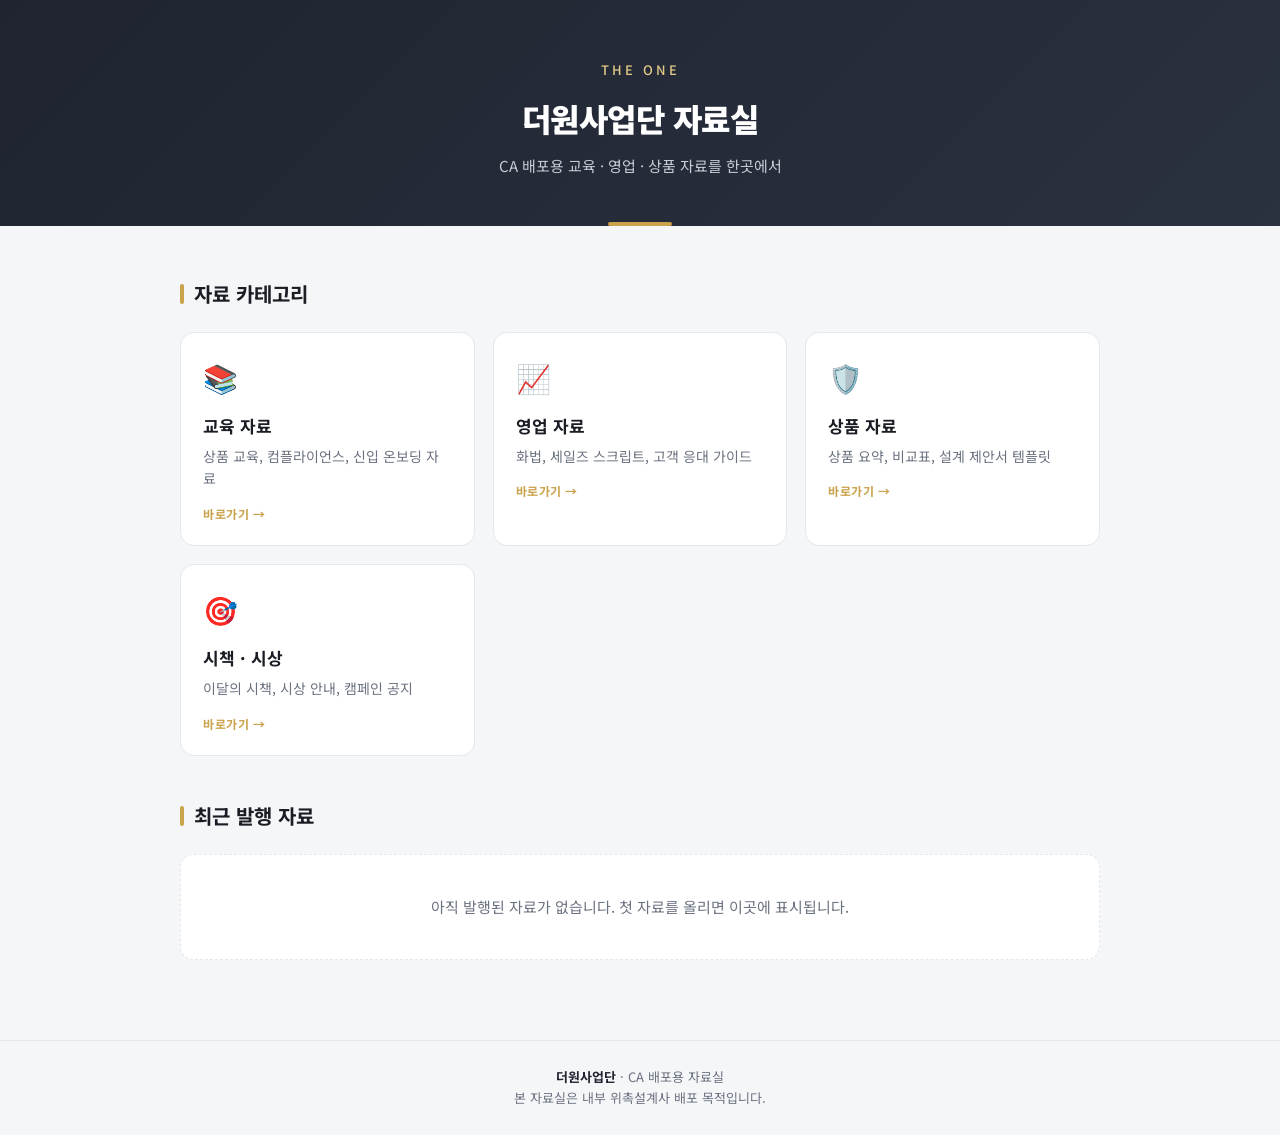
<file: index.html>
<!DOCTYPE html>
<html lang="ko">
<head>
  <meta charset="UTF-8" />
  <meta name="viewport" content="width=device-width, initial-scale=1.0" />
  <meta name="description" content="더원사업단 CA 배포용 교육·영업 자료실" />
  <meta name="robots" content="noindex, nofollow" />
  <title>더원사업단 자료실</title>
  <link rel="preconnect" href="https://fonts.googleapis.com" />
  <link rel="preconnect" href="https://fonts.gstatic.com" crossorigin />
  <link href="https://fonts.googleapis.com/css2?family=Noto+Sans+KR:wght@400;500;700;900&display=swap" rel="stylesheet" />
  <style>
    :root {
      --charcoal: #1f2430;
      --charcoal-2: #2a313f;
      --gold: #c9a24b;
      --gold-soft: #e3c987;
      --ink: #1a1d24;
      --paper: #f5f6f8;
      --line: #e4e7ec;
      --muted: #6b7280;
    }
    * { margin: 0; padding: 0; box-sizing: border-box; }
    body {
      font-family: 'Noto Sans KR', -apple-system, BlinkMacSystemFont, sans-serif;
      background: var(--paper);
      color: var(--ink);
      line-height: 1.6;
      -webkit-font-smoothing: antialiased;
    }
    .wrap { max-width: 960px; margin: 0 auto; padding: 0 20px; }

    /* Header */
    header {
      background: linear-gradient(135deg, var(--charcoal) 0%, var(--charcoal-2) 100%);
      color: #fff;
      padding: 56px 0 48px;
      text-align: center;
      position: relative;
    }
    header::after {
      content: "";
      position: absolute; left: 50%; bottom: 0;
      transform: translateX(-50%);
      width: 64px; height: 4px;
      background: var(--gold);
      border-radius: 2px;
    }
    .brand-tag {
      display: inline-block;
      font-size: 13px; letter-spacing: 3px;
      color: var(--gold-soft);
      font-weight: 500;
      margin-bottom: 12px;
    }
    header h1 { font-size: 32px; font-weight: 900; letter-spacing: -0.5px; }
    header p { margin-top: 10px; color: #c7cdd6; font-size: 15px; }

    /* Main */
    main { padding: 44px 0 80px; }
    .section-title {
      display: flex; align-items: center; gap: 10px;
      font-size: 20px; font-weight: 700;
      margin: 8px 0 22px;
    }
    .section-title::before {
      content: ""; width: 4px; height: 20px;
      background: var(--gold); border-radius: 2px;
    }

    .cards {
      display: grid;
      grid-template-columns: repeat(auto-fill, minmax(260px, 1fr));
      gap: 18px;
    }
    .card {
      background: #fff;
      border: 1px solid var(--line);
      border-radius: 14px;
      padding: 22px 22px 20px;
      text-decoration: none;
      color: inherit;
      display: block;
      transition: transform .15s ease, box-shadow .15s ease, border-color .15s ease;
    }
    .card:hover {
      transform: translateY(-3px);
      box-shadow: 0 12px 28px rgba(31,36,48,.12);
      border-color: var(--gold);
    }
    .card .ico { font-size: 28px; }
    .card h3 { font-size: 17px; font-weight: 700; margin: 12px 0 6px; }
    .card p { font-size: 14px; color: var(--muted); }
    .card .badge {
      display: inline-block; margin-top: 14px;
      font-size: 12px; font-weight: 700; letter-spacing: .5px;
      color: var(--gold);
    }

    .empty {
      background: #fff; border: 1px dashed var(--line);
      border-radius: 14px; padding: 40px 20px; text-align: center;
      color: var(--muted); font-size: 15px;
    }

    /* Footer */
    footer {
      border-top: 1px solid var(--line);
      padding: 26px 0;
      text-align: center;
      color: var(--muted);
      font-size: 13px;
    }
    footer strong { color: var(--charcoal); }

    @media (max-width: 600px) {
      header { padding: 44px 0 38px; }
      header h1 { font-size: 26px; }
      .cards { grid-template-columns: 1fr; }
    }
  </style>
</head>
<body>
  <header>
    <div class="wrap">
      <span class="brand-tag">THE ONE</span>
      <h1>더원사업단 자료실</h1>
      <p>CA 배포용 교육 · 영업 · 상품 자료를 한곳에서</p>
    </div>
  </header>

  <main>
    <div class="wrap">
      <h2 class="section-title">자료 카테고리</h2>
      <div class="cards">
        <a class="card" href="./materials/education/">
          <div class="ico">📚</div>
          <h3>교육 자료</h3>
          <p>상품 교육, 컴플라이언스, 신입 온보딩 자료</p>
          <span class="badge">바로가기 →</span>
        </a>
        <a class="card" href="./materials/sales/">
          <div class="ico">📈</div>
          <h3>영업 자료</h3>
          <p>화법, 세일즈 스크립트, 고객 응대 가이드</p>
          <span class="badge">바로가기 →</span>
        </a>
        <a class="card" href="./materials/products/">
          <div class="ico">🛡️</div>
          <h3>상품 자료</h3>
          <p>상품 요약, 비교표, 설계 제안서 템플릿</p>
          <span class="badge">바로가기 →</span>
        </a>
        <a class="card" href="./materials/incentives/">
          <div class="ico">🎯</div>
          <h3>시책 · 시상</h3>
          <p>이달의 시책, 시상 안내, 캠페인 공지</p>
          <span class="badge">바로가기 →</span>
        </a>
      </div>

      <h2 class="section-title" style="margin-top:44px;">최근 발행 자료</h2>
      <div class="empty">
        아직 발행된 자료가 없습니다. 첫 자료를 올리면 이곳에 표시됩니다.
      </div>
    </div>
  </main>

  <footer>
    <div class="wrap">
      <strong>더원사업단</strong> · CA 배포용 자료실<br />
      본 자료실은 내부 위촉설계사 배포 목적입니다.
    </div>
  </footer>
</body>
</html>
</file>
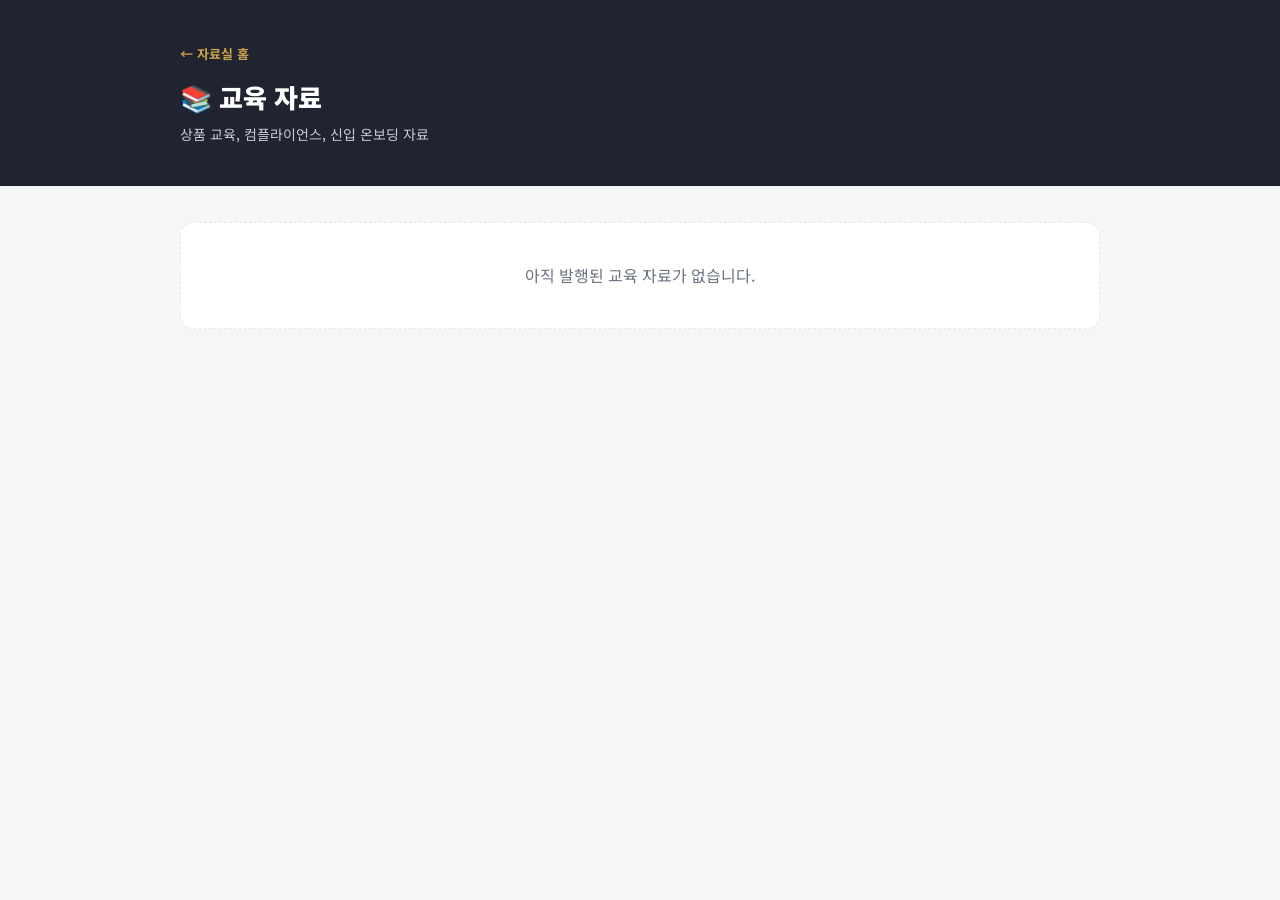
<file: materials/education/index.html>
<!DOCTYPE html>
<html lang="ko">
<head>
  <meta charset="UTF-8" />
  <meta name="viewport" content="width=device-width, initial-scale=1.0" />
  <meta name="robots" content="noindex, nofollow" />
  <title>교육 자료 · 더원사업단 자료실</title>
  <link href="https://fonts.googleapis.com/css2?family=Noto+Sans+KR:wght@400;500;700;900&display=swap" rel="stylesheet" />
  <style>
    :root{--charcoal:#1f2430;--gold:#c9a24b;--paper:#f5f6f8;--line:#e4e7ec;--muted:#6b7280;}
    *{margin:0;padding:0;box-sizing:border-box;}
    body{font-family:'Noto Sans KR',sans-serif;background:var(--paper);color:#1a1d24;line-height:1.6;}
    .wrap{max-width:960px;margin:0 auto;padding:0 20px;}
    header{background:var(--charcoal);color:#fff;padding:40px 0;}
    header .back{color:var(--gold);text-decoration:none;font-size:13px;font-weight:700;}
    header h1{font-size:26px;font-weight:900;margin-top:10px;}
    header p{color:#c7cdd6;font-size:14px;margin-top:6px;}
    main{padding:36px 0 70px;}
    .empty{background:#fff;border:1px dashed var(--line);border-radius:14px;padding:40px 20px;text-align:center;color:var(--muted);}
  </style>
</head>
<body>
  <header><div class="wrap">
    <a class="back" href="../../">← 자료실 홈</a>
    <h1>📚 교육 자료</h1>
    <p>상품 교육, 컴플라이언스, 신입 온보딩 자료</p>
  </div></header>
  <main><div class="wrap">
    <div class="empty">아직 발행된 교육 자료가 없습니다.</div>
  </div></main>
</body>
</html>
</file>
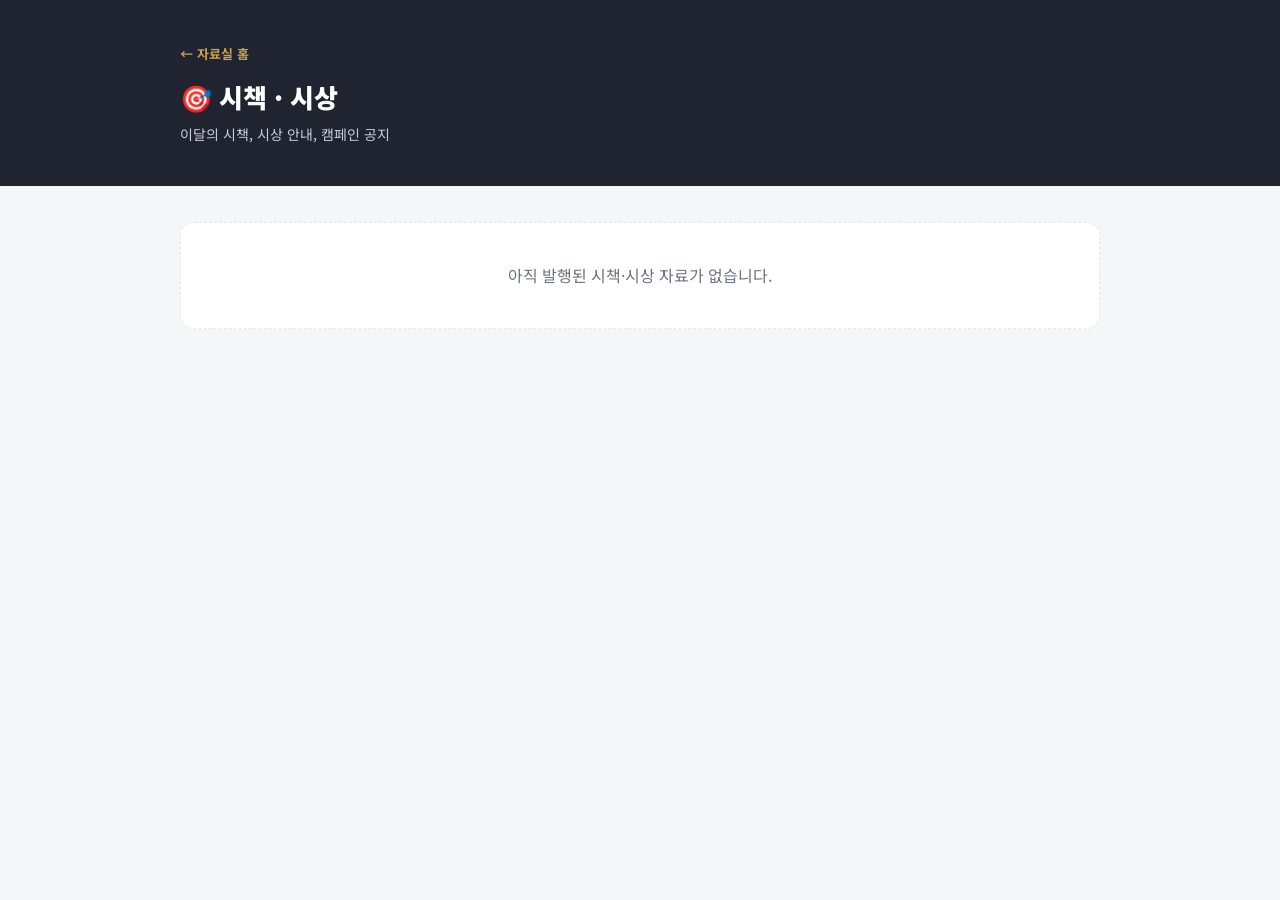
<file: materials/incentives/index.html>
<!DOCTYPE html>
<html lang="ko">
<head>
  <meta charset="UTF-8" />
  <meta name="viewport" content="width=device-width, initial-scale=1.0" />
  <meta name="robots" content="noindex, nofollow" />
  <title>시책 · 시상 · 더원사업단 자료실</title>
  <link href="https://fonts.googleapis.com/css2?family=Noto+Sans+KR:wght@400;500;700;900&display=swap" rel="stylesheet" />
  <style>
    :root{--charcoal:#1f2430;--gold:#c9a24b;--paper:#f5f6f8;--line:#e4e7ec;--muted:#6b7280;}
    *{margin:0;padding:0;box-sizing:border-box;}
    body{font-family:'Noto Sans KR',sans-serif;background:var(--paper);color:#1a1d24;line-height:1.6;}
    .wrap{max-width:960px;margin:0 auto;padding:0 20px;}
    header{background:var(--charcoal);color:#fff;padding:40px 0;}
    header .back{color:var(--gold);text-decoration:none;font-size:13px;font-weight:700;}
    header h1{font-size:26px;font-weight:900;margin-top:10px;}
    header p{color:#c7cdd6;font-size:14px;margin-top:6px;}
    main{padding:36px 0 70px;}
    .empty{background:#fff;border:1px dashed var(--line);border-radius:14px;padding:40px 20px;text-align:center;color:var(--muted);}
  </style>
</head>
<body>
  <header><div class="wrap">
    <a class="back" href="../../">← 자료실 홈</a>
    <h1>🎯 시책 · 시상</h1>
    <p>이달의 시책, 시상 안내, 캠페인 공지</p>
  </div></header>
  <main><div class="wrap">
    <div class="empty">아직 발행된 시책·시상 자료가 없습니다.</div>
  </div></main>
</body>
</html>
</file>
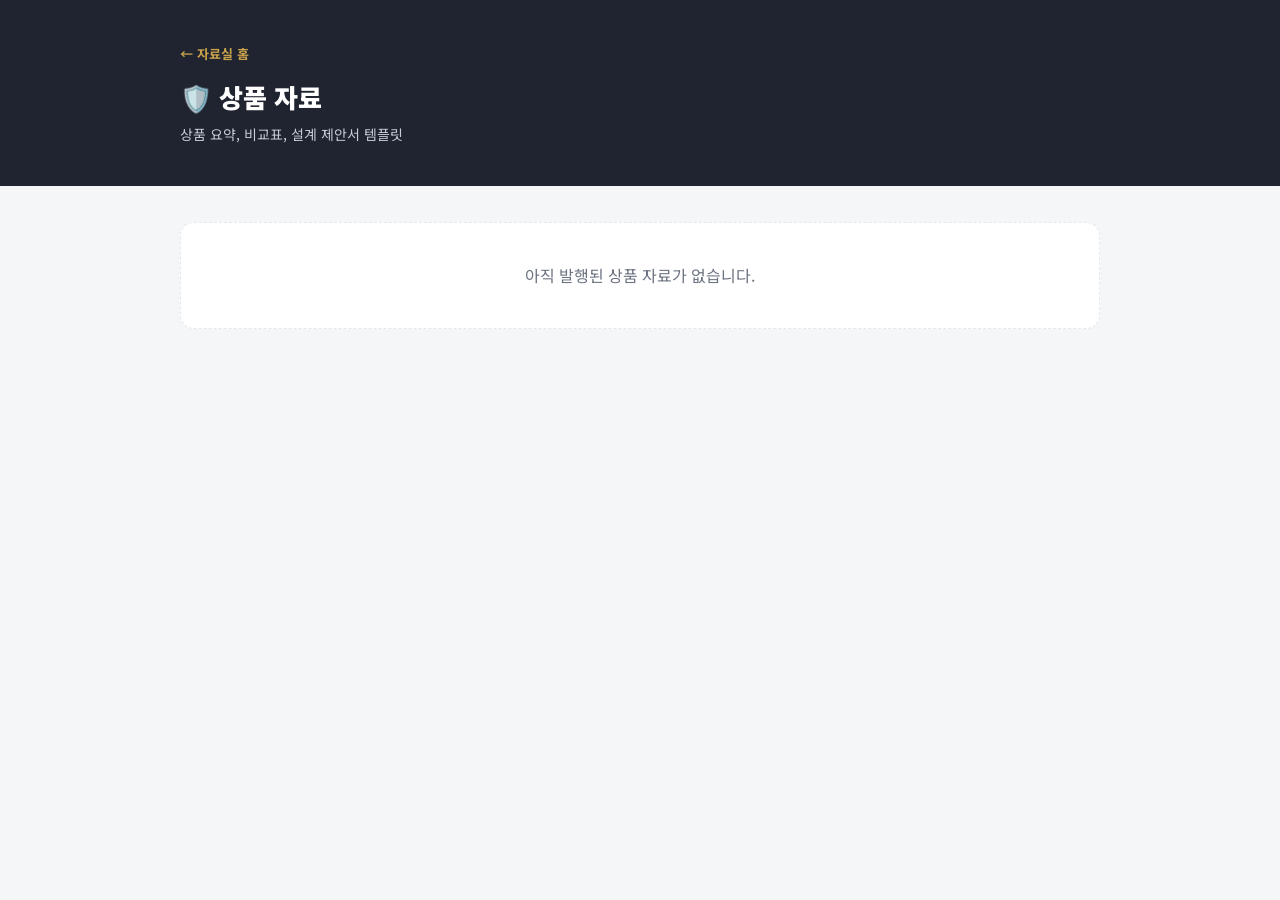
<file: materials/products/index.html>
<!DOCTYPE html>
<html lang="ko">
<head>
  <meta charset="UTF-8" />
  <meta name="viewport" content="width=device-width, initial-scale=1.0" />
  <meta name="robots" content="noindex, nofollow" />
  <title>상품 자료 · 더원사업단 자료실</title>
  <link href="https://fonts.googleapis.com/css2?family=Noto+Sans+KR:wght@400;500;700;900&display=swap" rel="stylesheet" />
  <style>
    :root{--charcoal:#1f2430;--gold:#c9a24b;--paper:#f5f6f8;--line:#e4e7ec;--muted:#6b7280;}
    *{margin:0;padding:0;box-sizing:border-box;}
    body{font-family:'Noto Sans KR',sans-serif;background:var(--paper);color:#1a1d24;line-height:1.6;}
    .wrap{max-width:960px;margin:0 auto;padding:0 20px;}
    header{background:var(--charcoal);color:#fff;padding:40px 0;}
    header .back{color:var(--gold);text-decoration:none;font-size:13px;font-weight:700;}
    header h1{font-size:26px;font-weight:900;margin-top:10px;}
    header p{color:#c7cdd6;font-size:14px;margin-top:6px;}
    main{padding:36px 0 70px;}
    .empty{background:#fff;border:1px dashed var(--line);border-radius:14px;padding:40px 20px;text-align:center;color:var(--muted);}
  </style>
</head>
<body>
  <header><div class="wrap">
    <a class="back" href="../../">← 자료실 홈</a>
    <h1>🛡️ 상품 자료</h1>
    <p>상품 요약, 비교표, 설계 제안서 템플릿</p>
  </div></header>
  <main><div class="wrap">
    <div class="empty">아직 발행된 상품 자료가 없습니다.</div>
  </div></main>
</body>
</html>
</file>
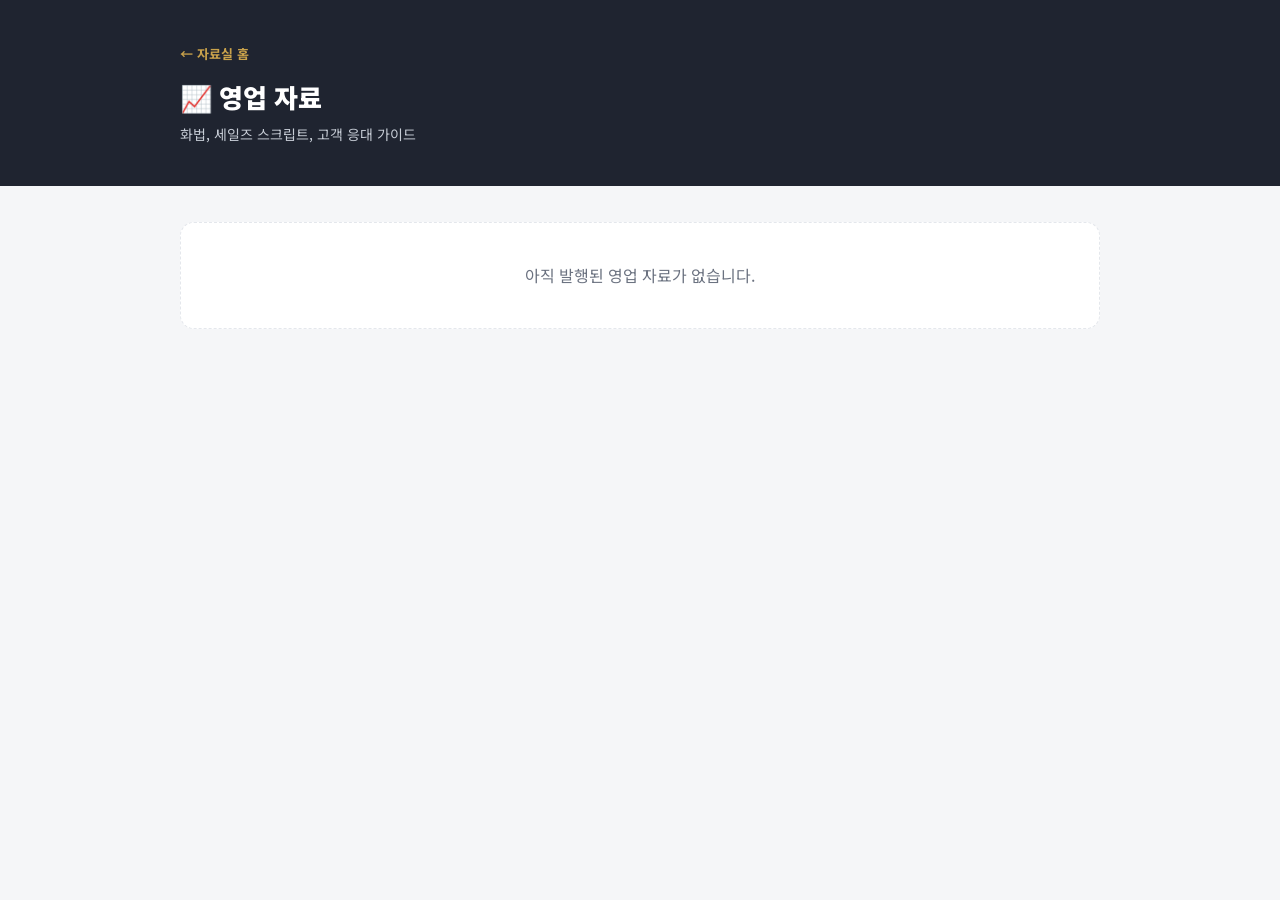
<file: materials/sales/index.html>
<!DOCTYPE html>
<html lang="ko">
<head>
  <meta charset="UTF-8" />
  <meta name="viewport" content="width=device-width, initial-scale=1.0" />
  <meta name="robots" content="noindex, nofollow" />
  <title>영업 자료 · 더원사업단 자료실</title>
  <link href="https://fonts.googleapis.com/css2?family=Noto+Sans+KR:wght@400;500;700;900&display=swap" rel="stylesheet" />
  <style>
    :root{--charcoal:#1f2430;--gold:#c9a24b;--paper:#f5f6f8;--line:#e4e7ec;--muted:#6b7280;}
    *{margin:0;padding:0;box-sizing:border-box;}
    body{font-family:'Noto Sans KR',sans-serif;background:var(--paper);color:#1a1d24;line-height:1.6;}
    .wrap{max-width:960px;margin:0 auto;padding:0 20px;}
    header{background:var(--charcoal);color:#fff;padding:40px 0;}
    header .back{color:var(--gold);text-decoration:none;font-size:13px;font-weight:700;}
    header h1{font-size:26px;font-weight:900;margin-top:10px;}
    header p{color:#c7cdd6;font-size:14px;margin-top:6px;}
    main{padding:36px 0 70px;}
    .empty{background:#fff;border:1px dashed var(--line);border-radius:14px;padding:40px 20px;text-align:center;color:var(--muted);}
  </style>
</head>
<body>
  <header><div class="wrap">
    <a class="back" href="../../">← 자료실 홈</a>
    <h1>📈 영업 자료</h1>
    <p>화법, 세일즈 스크립트, 고객 응대 가이드</p>
  </div></header>
  <main><div class="wrap">
    <div class="empty">아직 발행된 영업 자료가 없습니다.</div>
  </div></main>
</body>
</html>
</file>
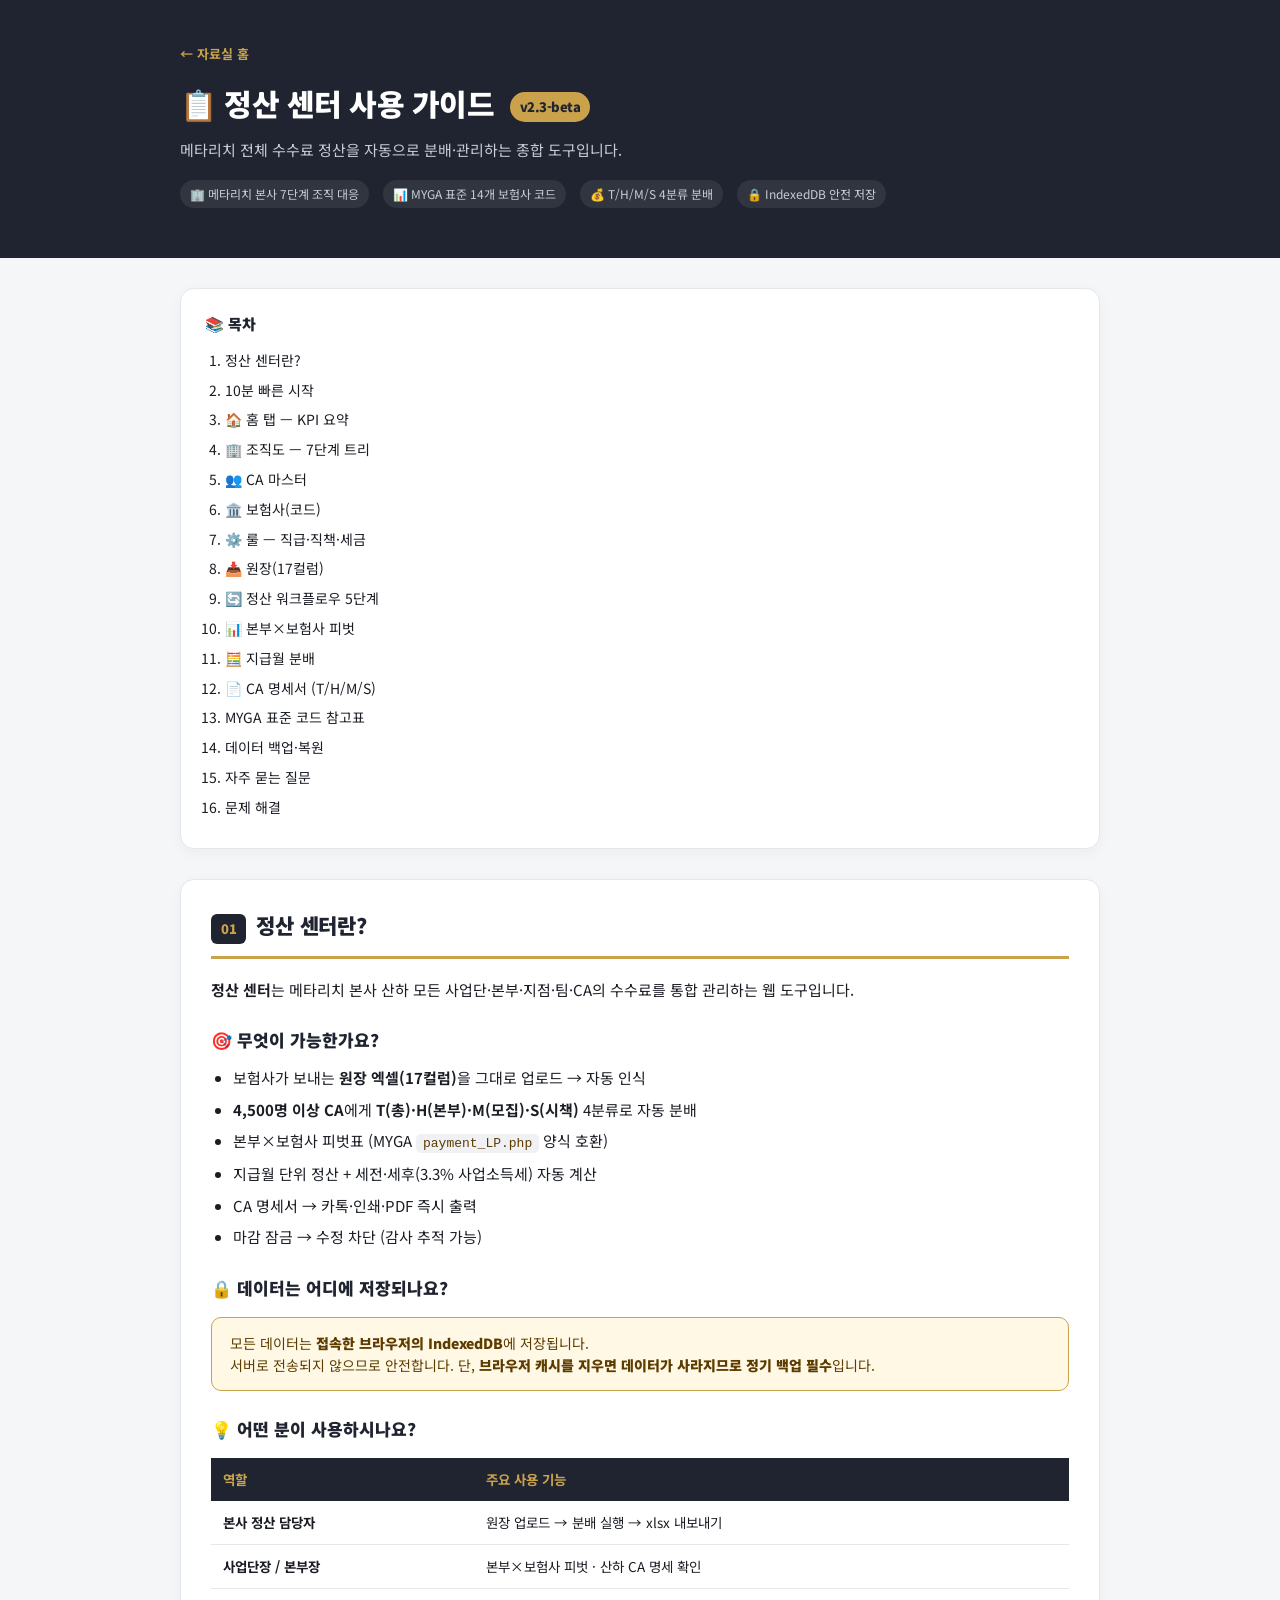
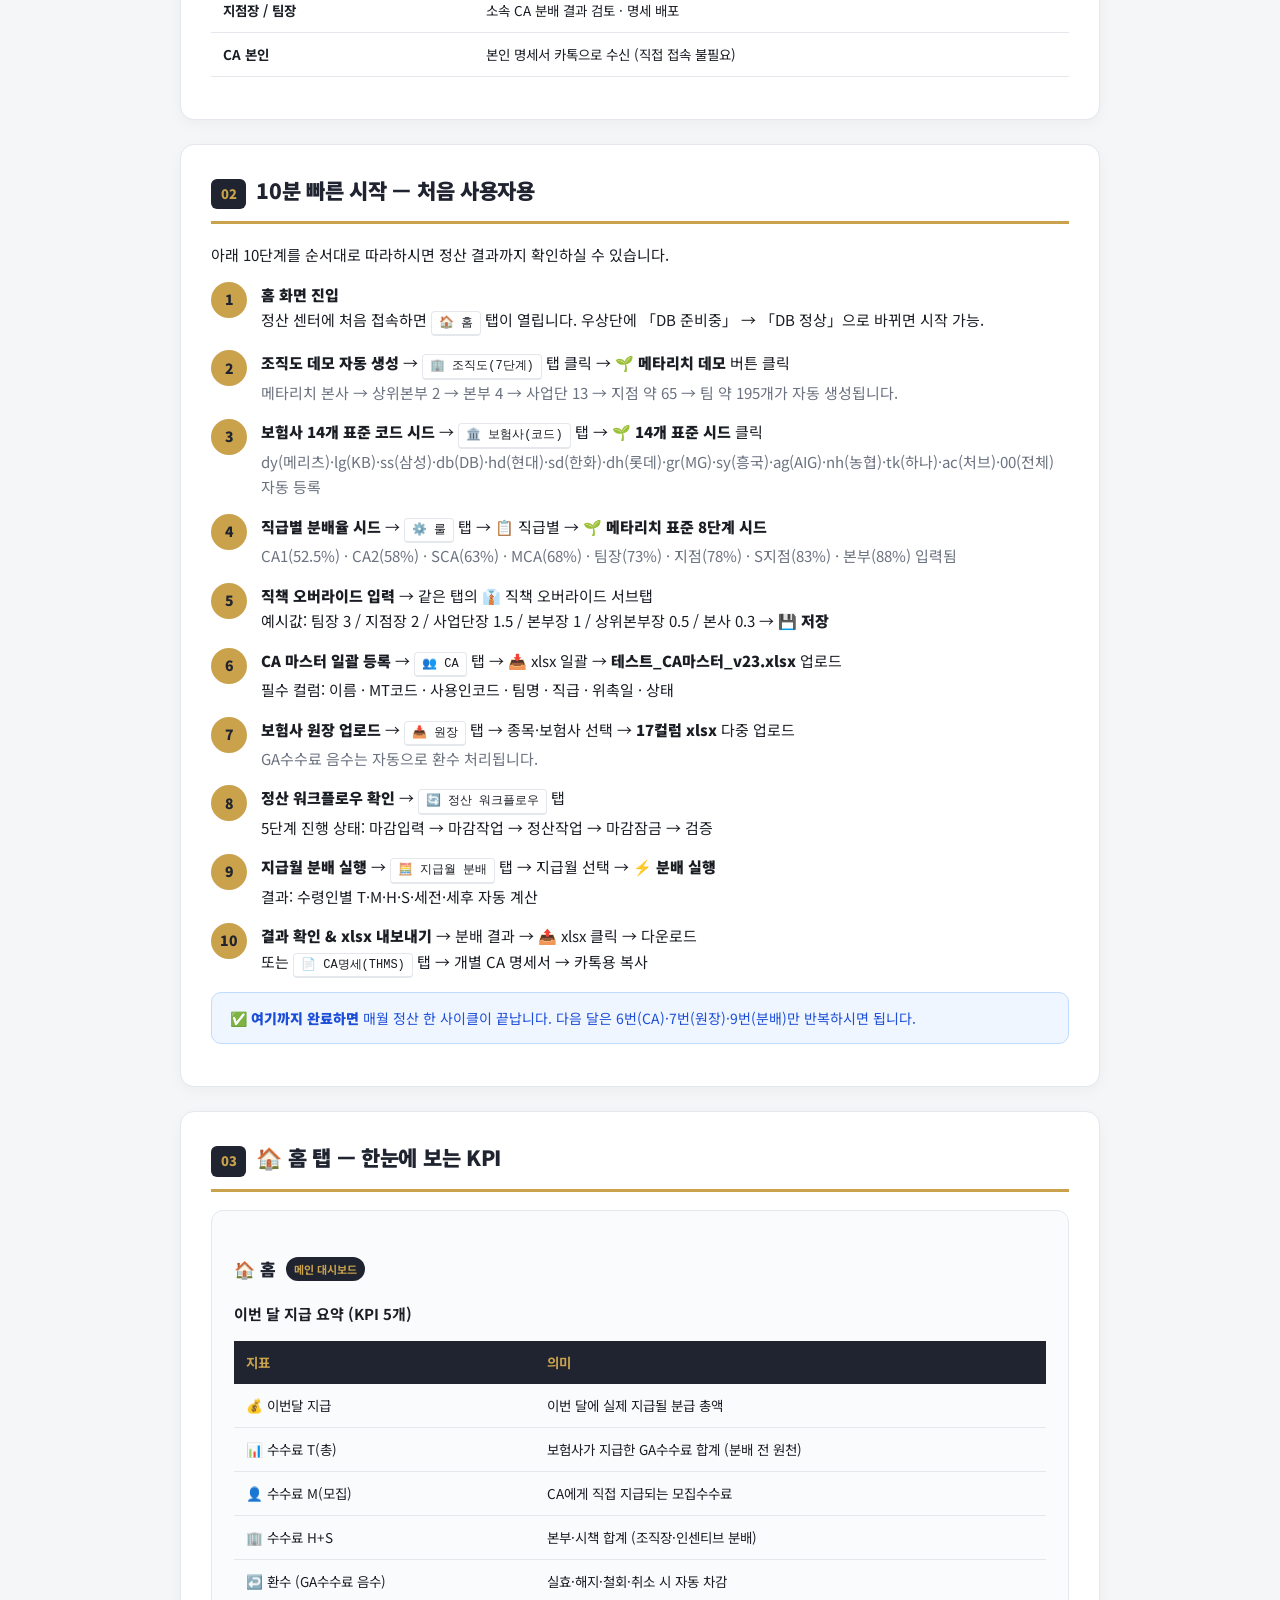
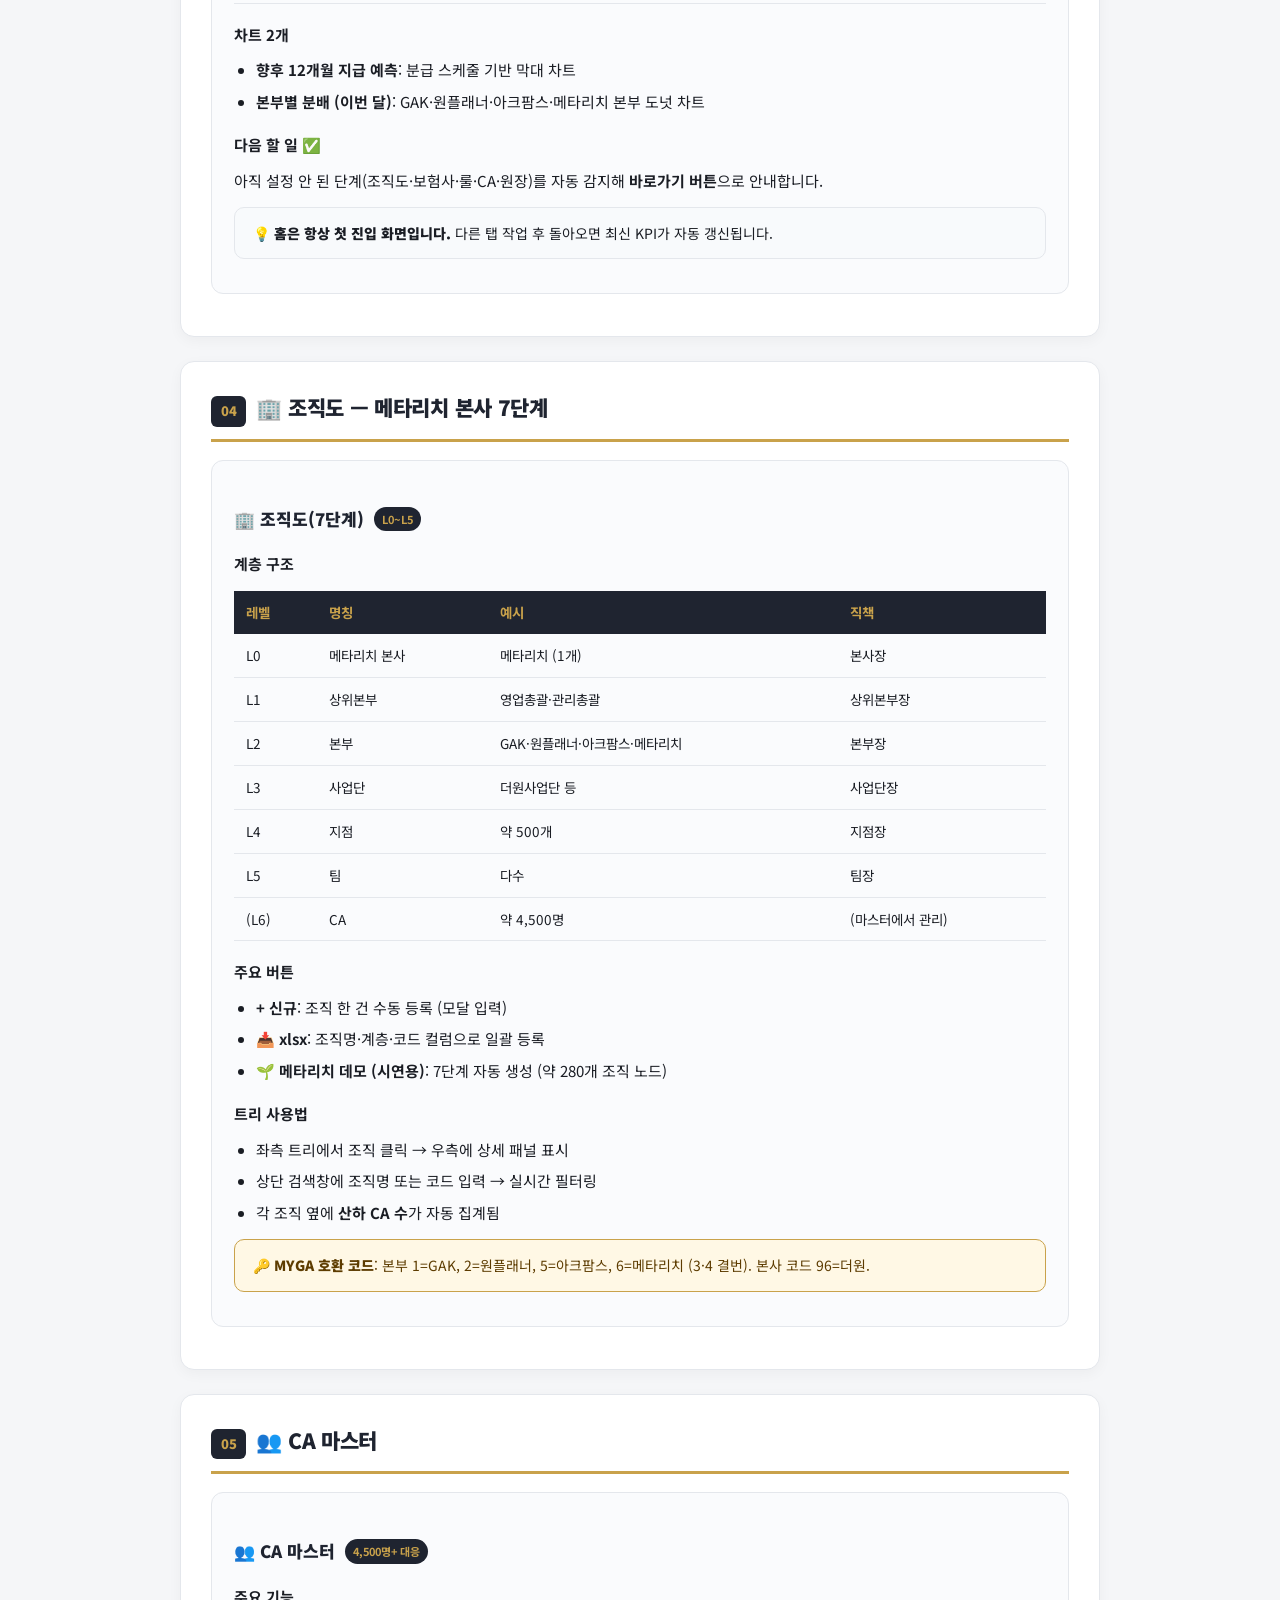
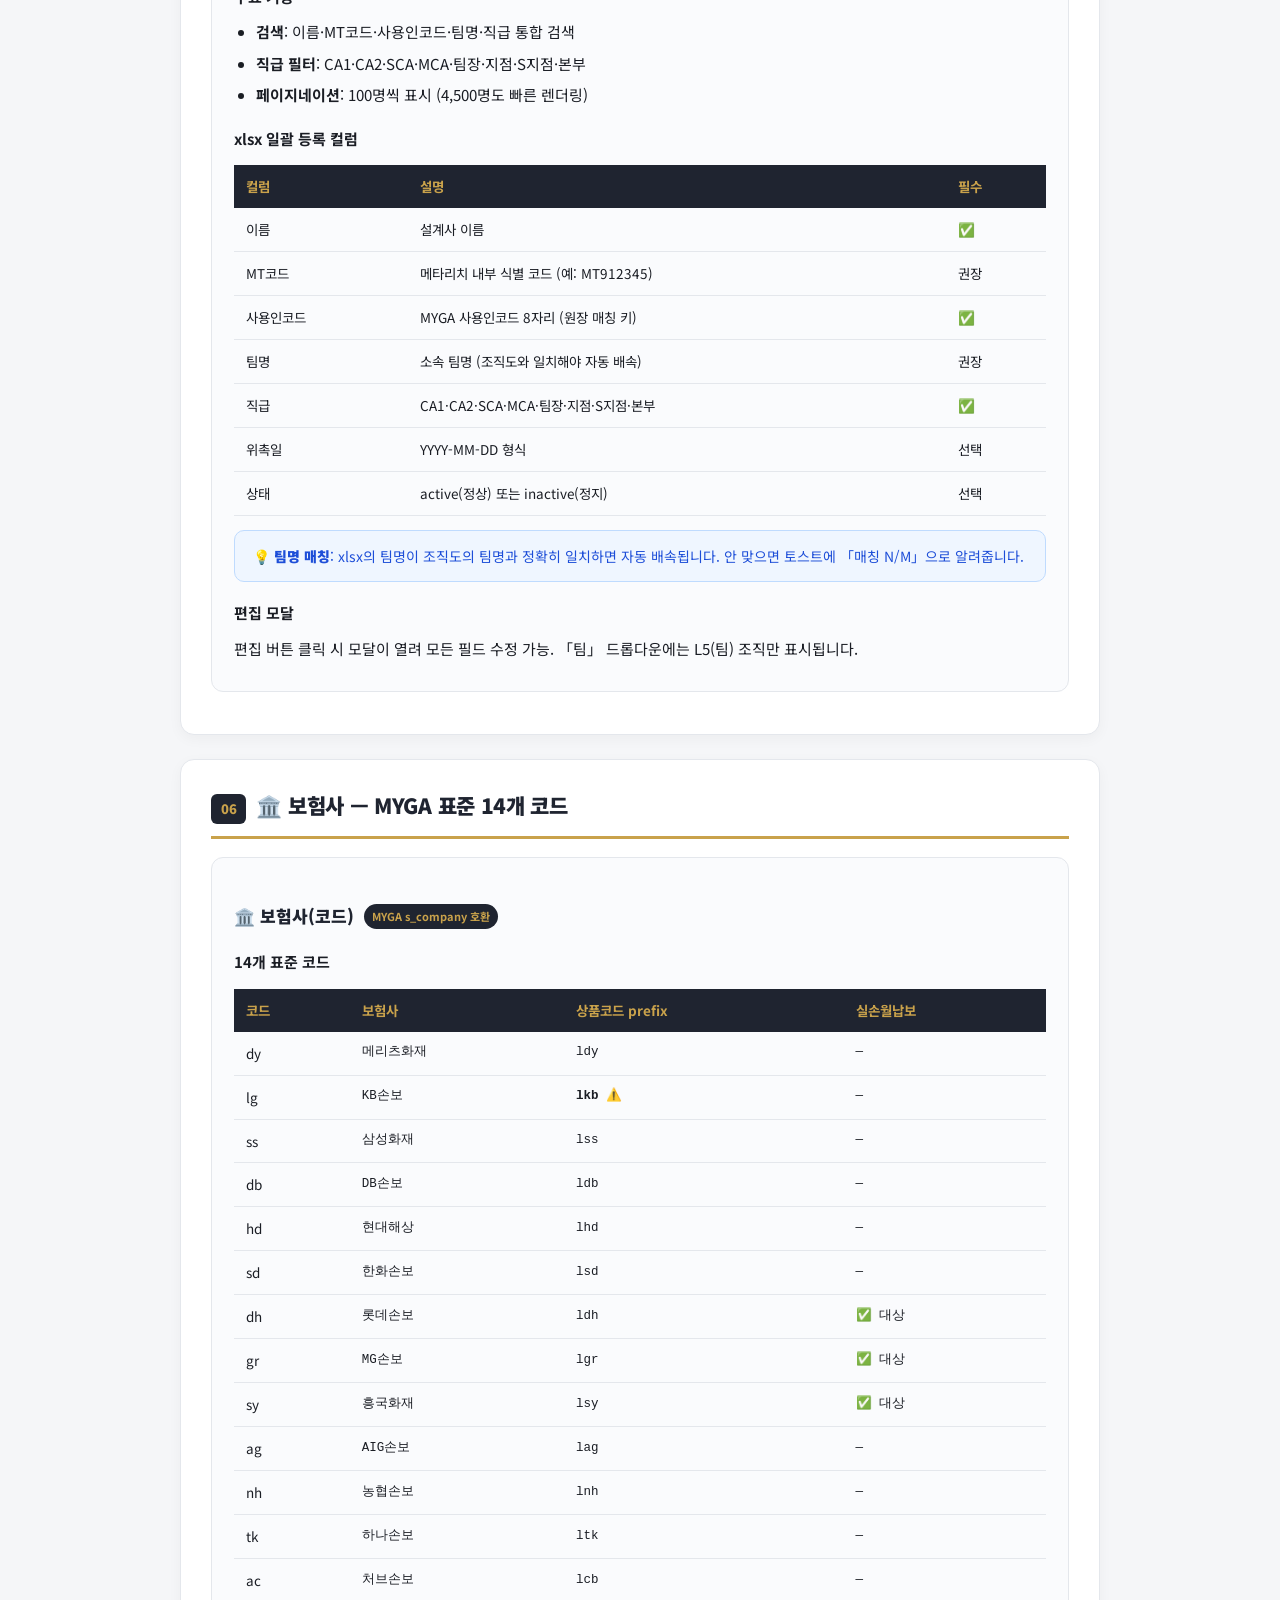
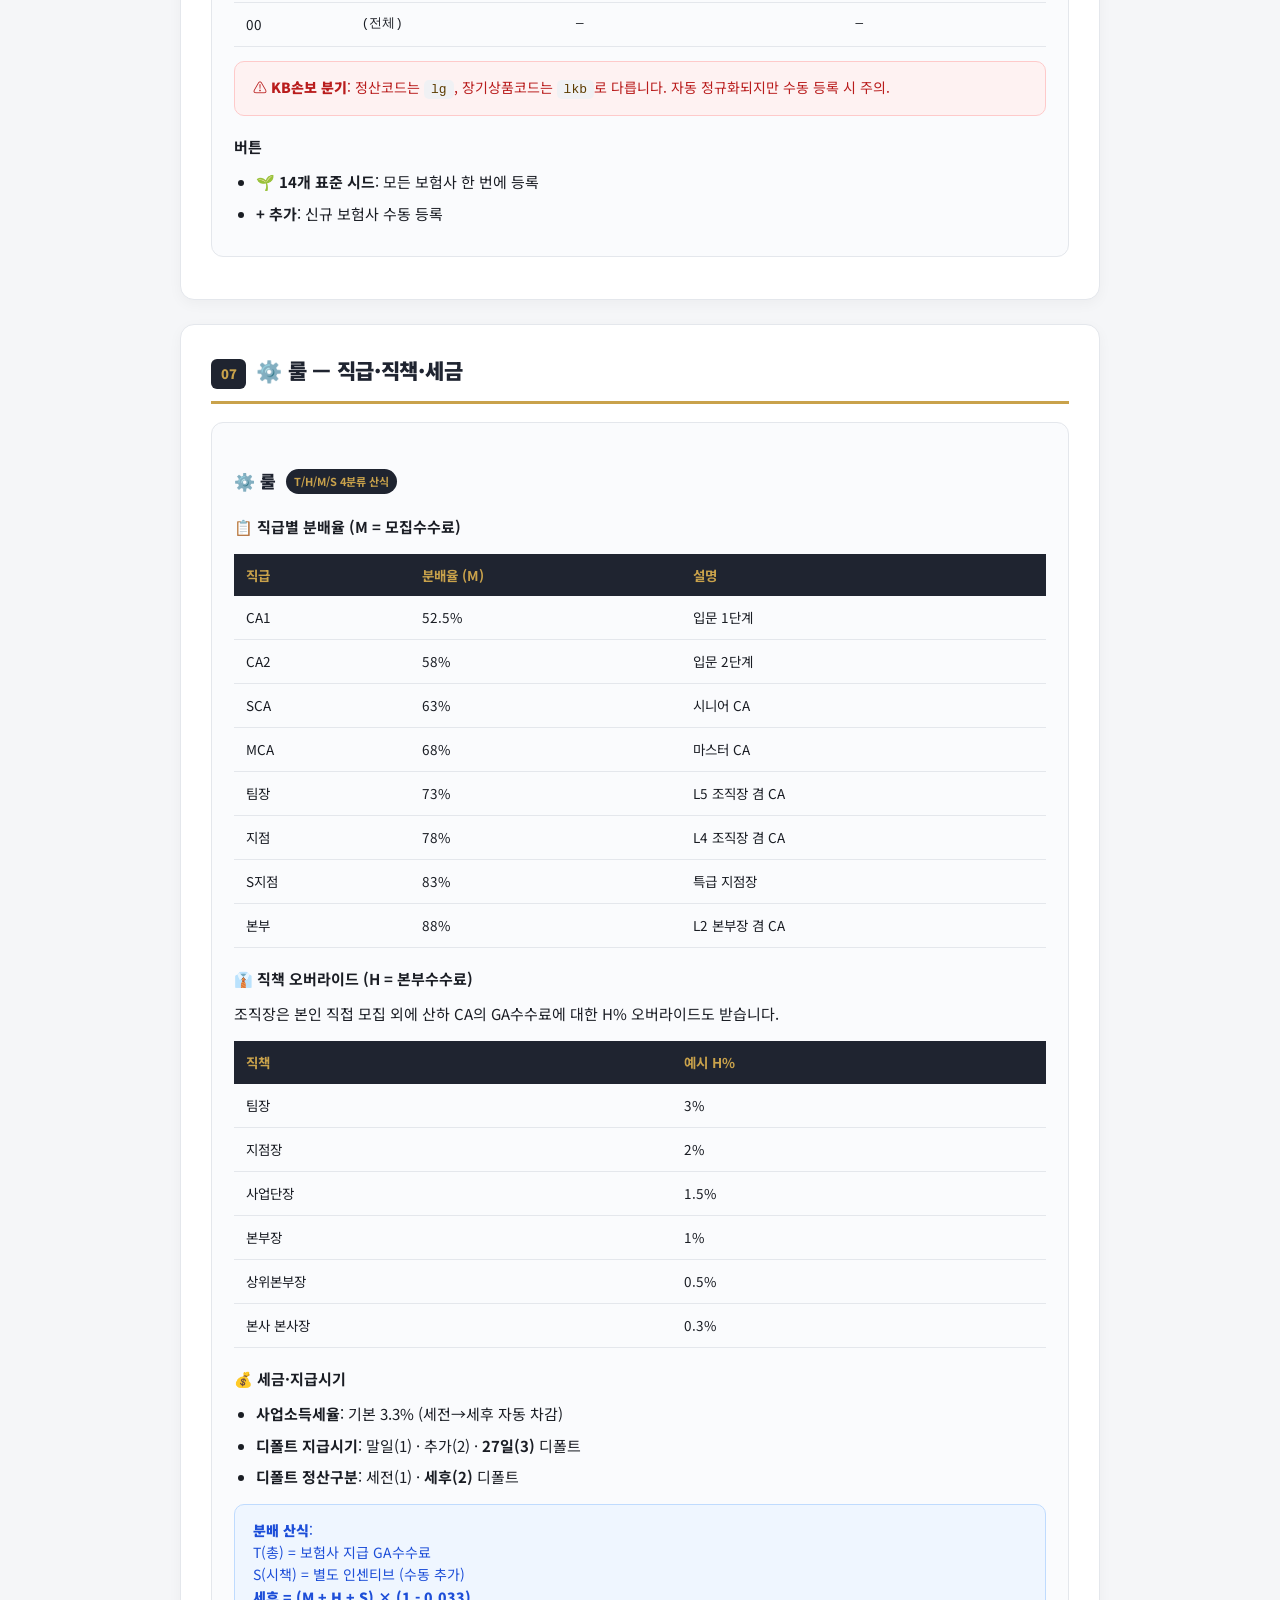
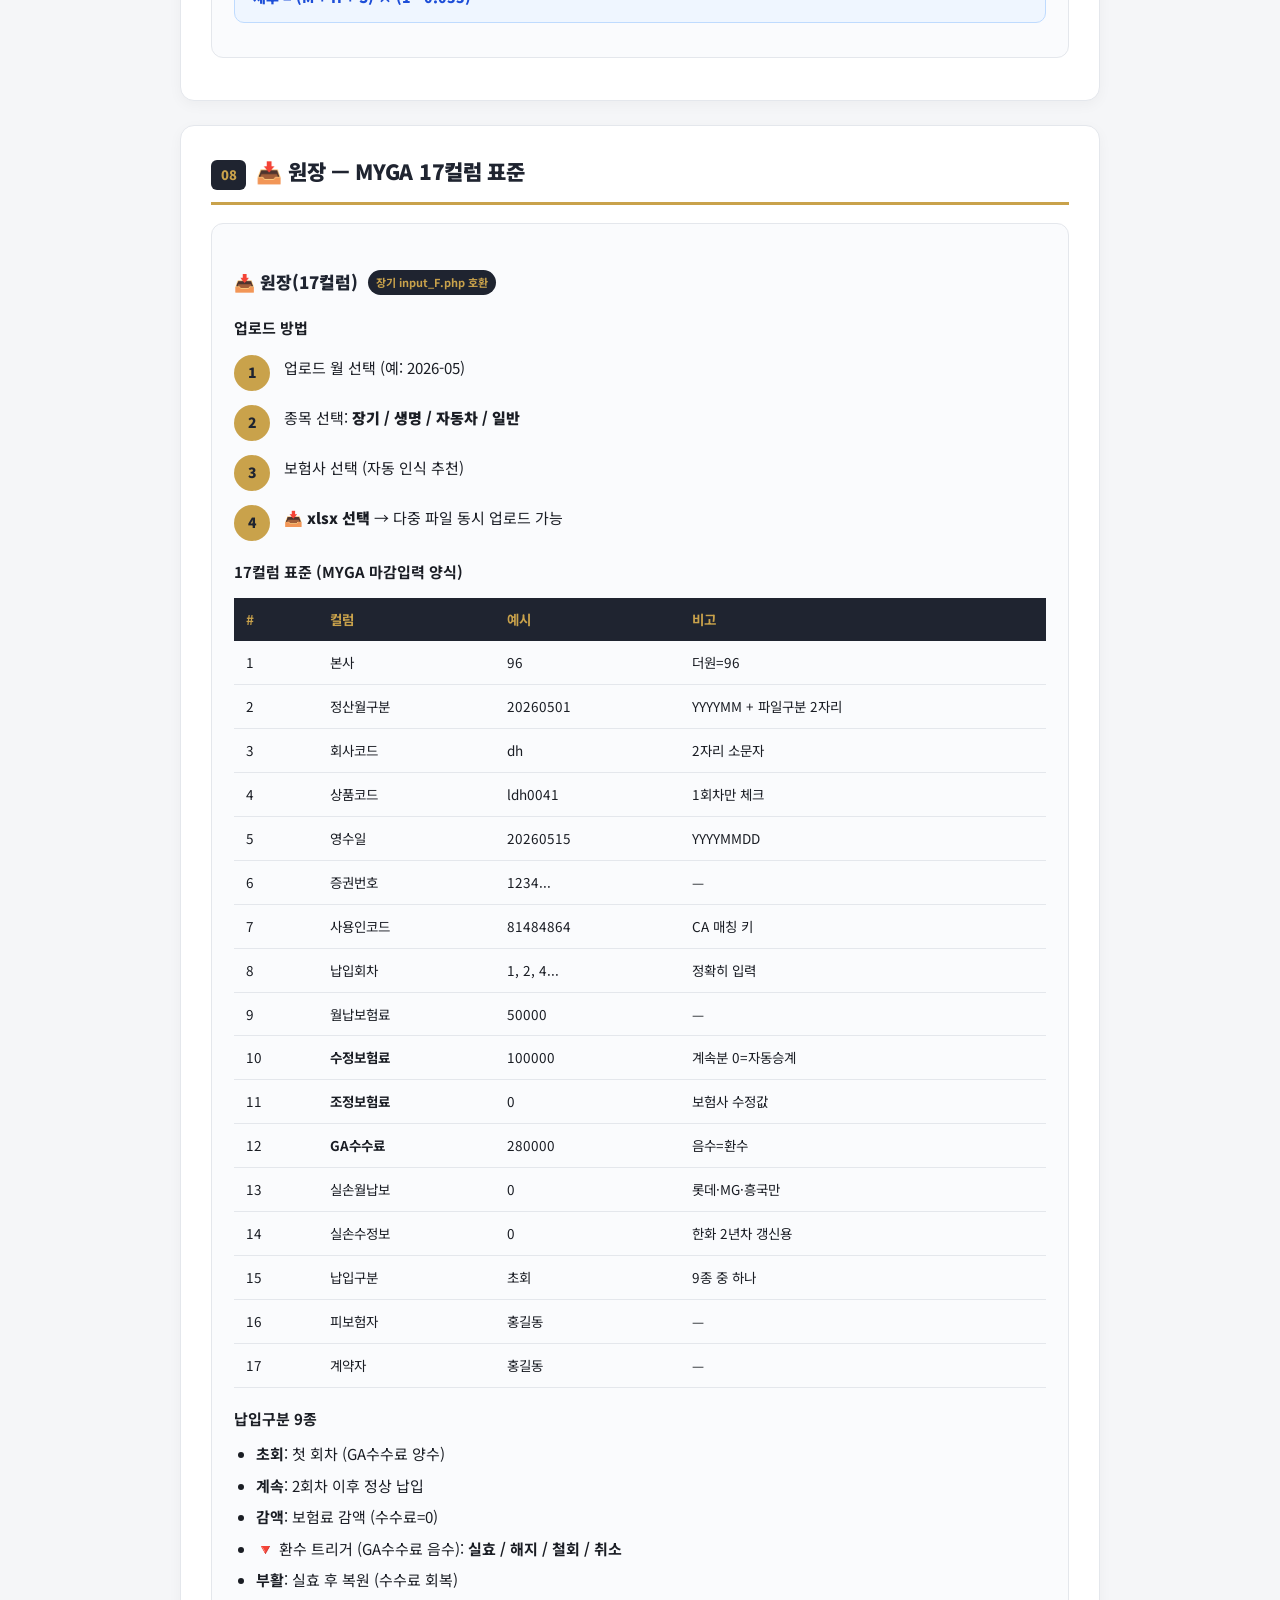
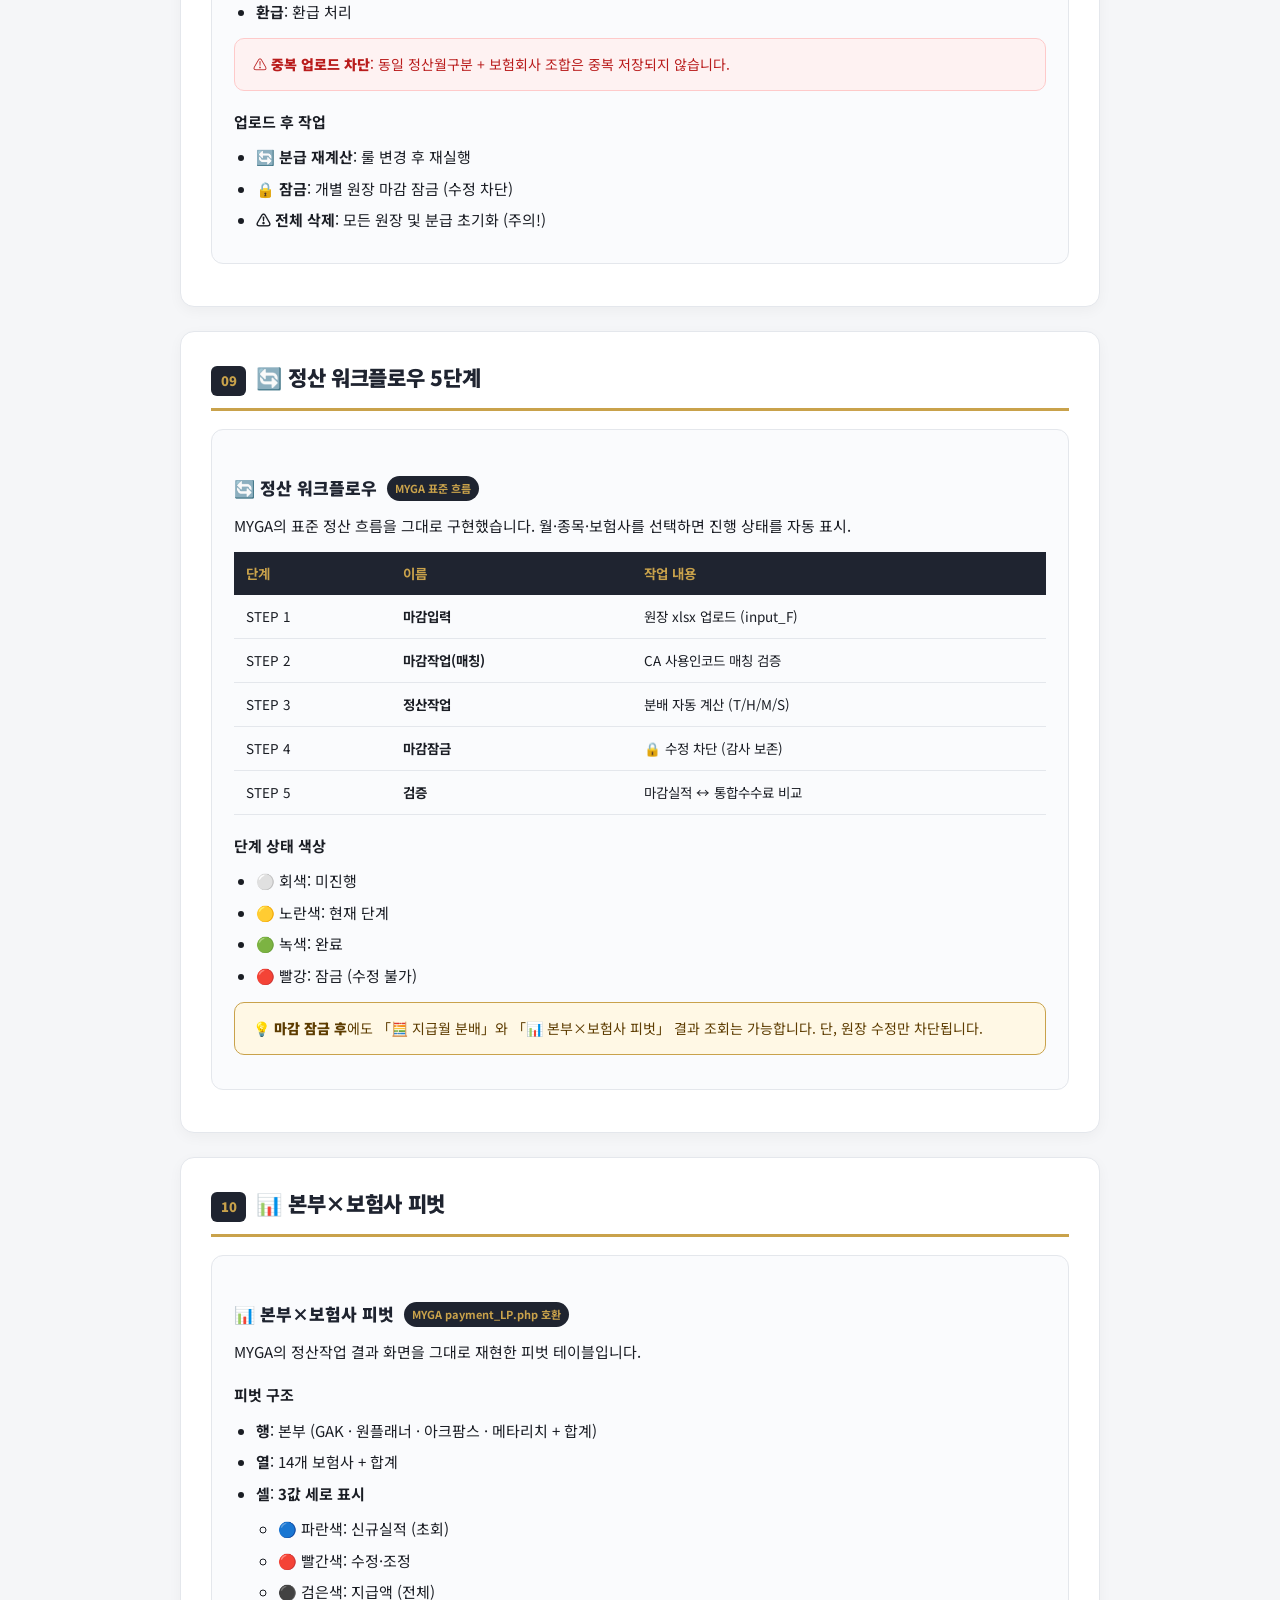
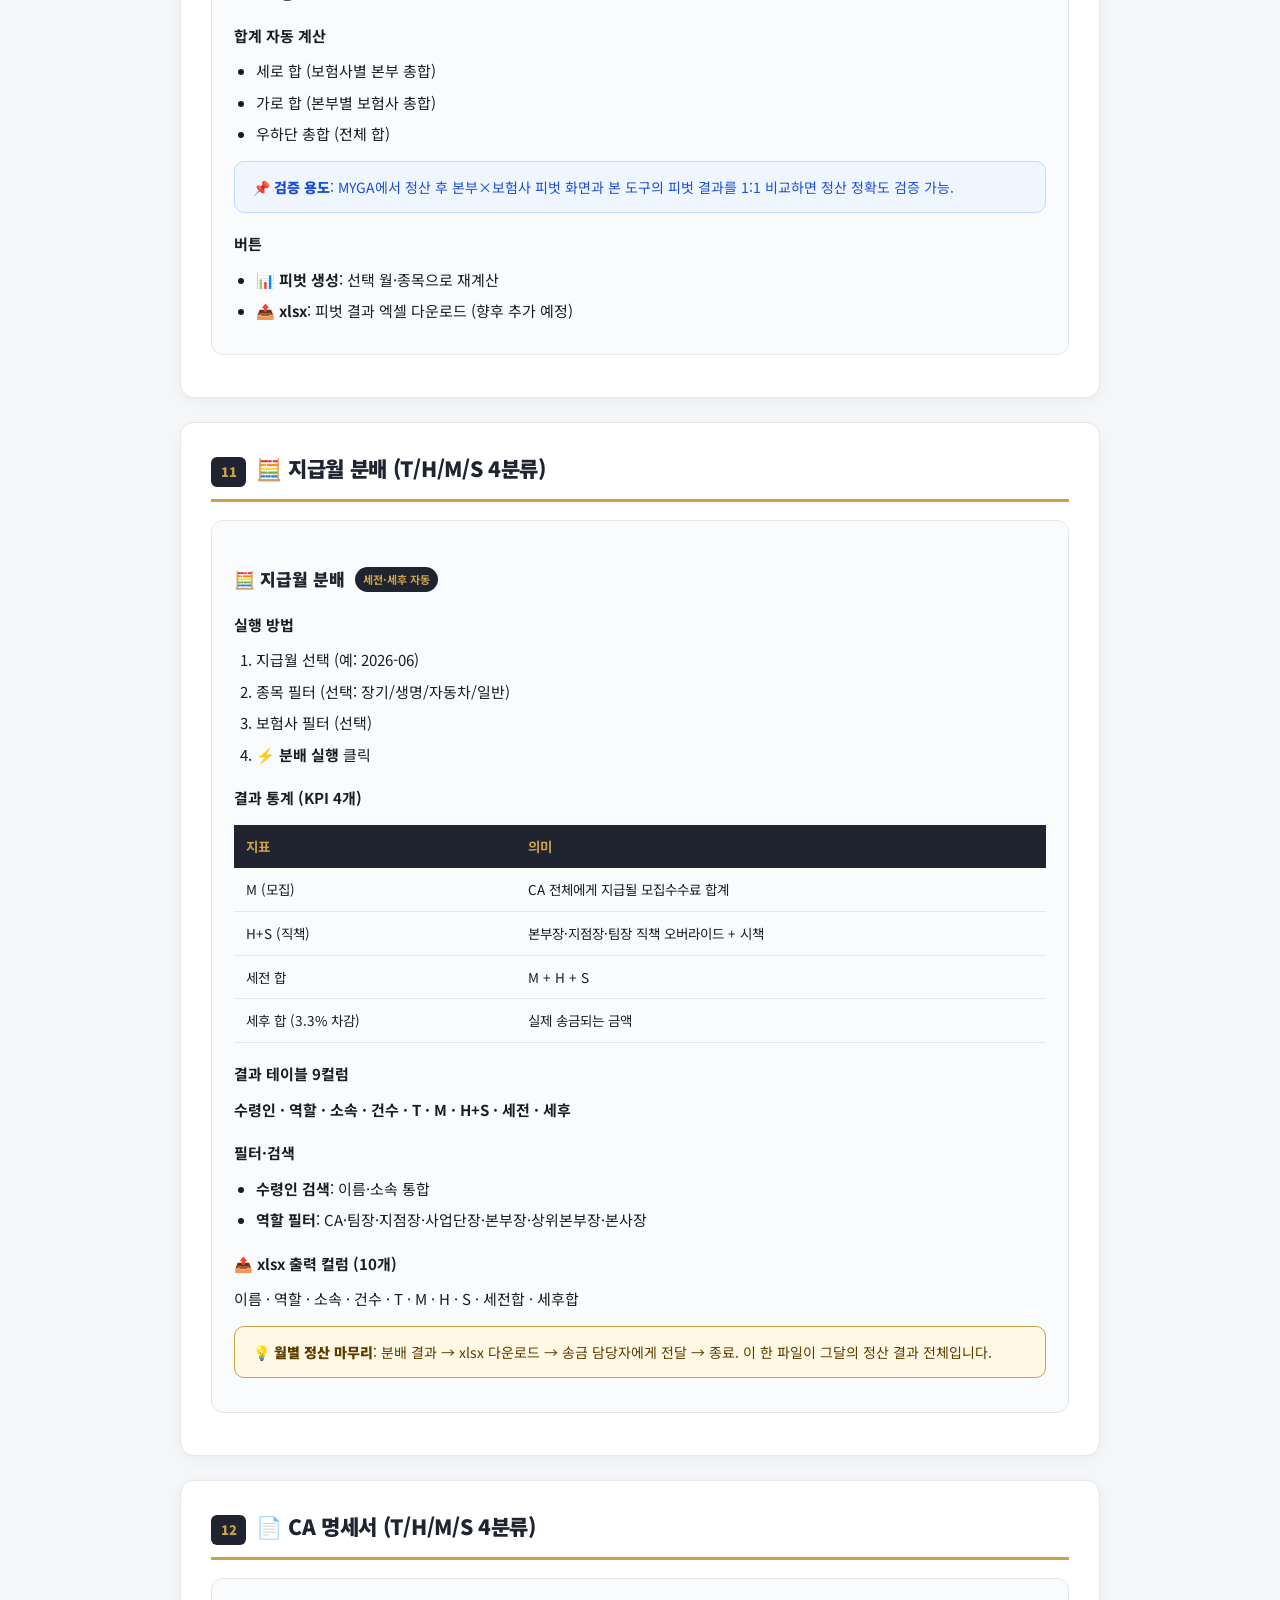
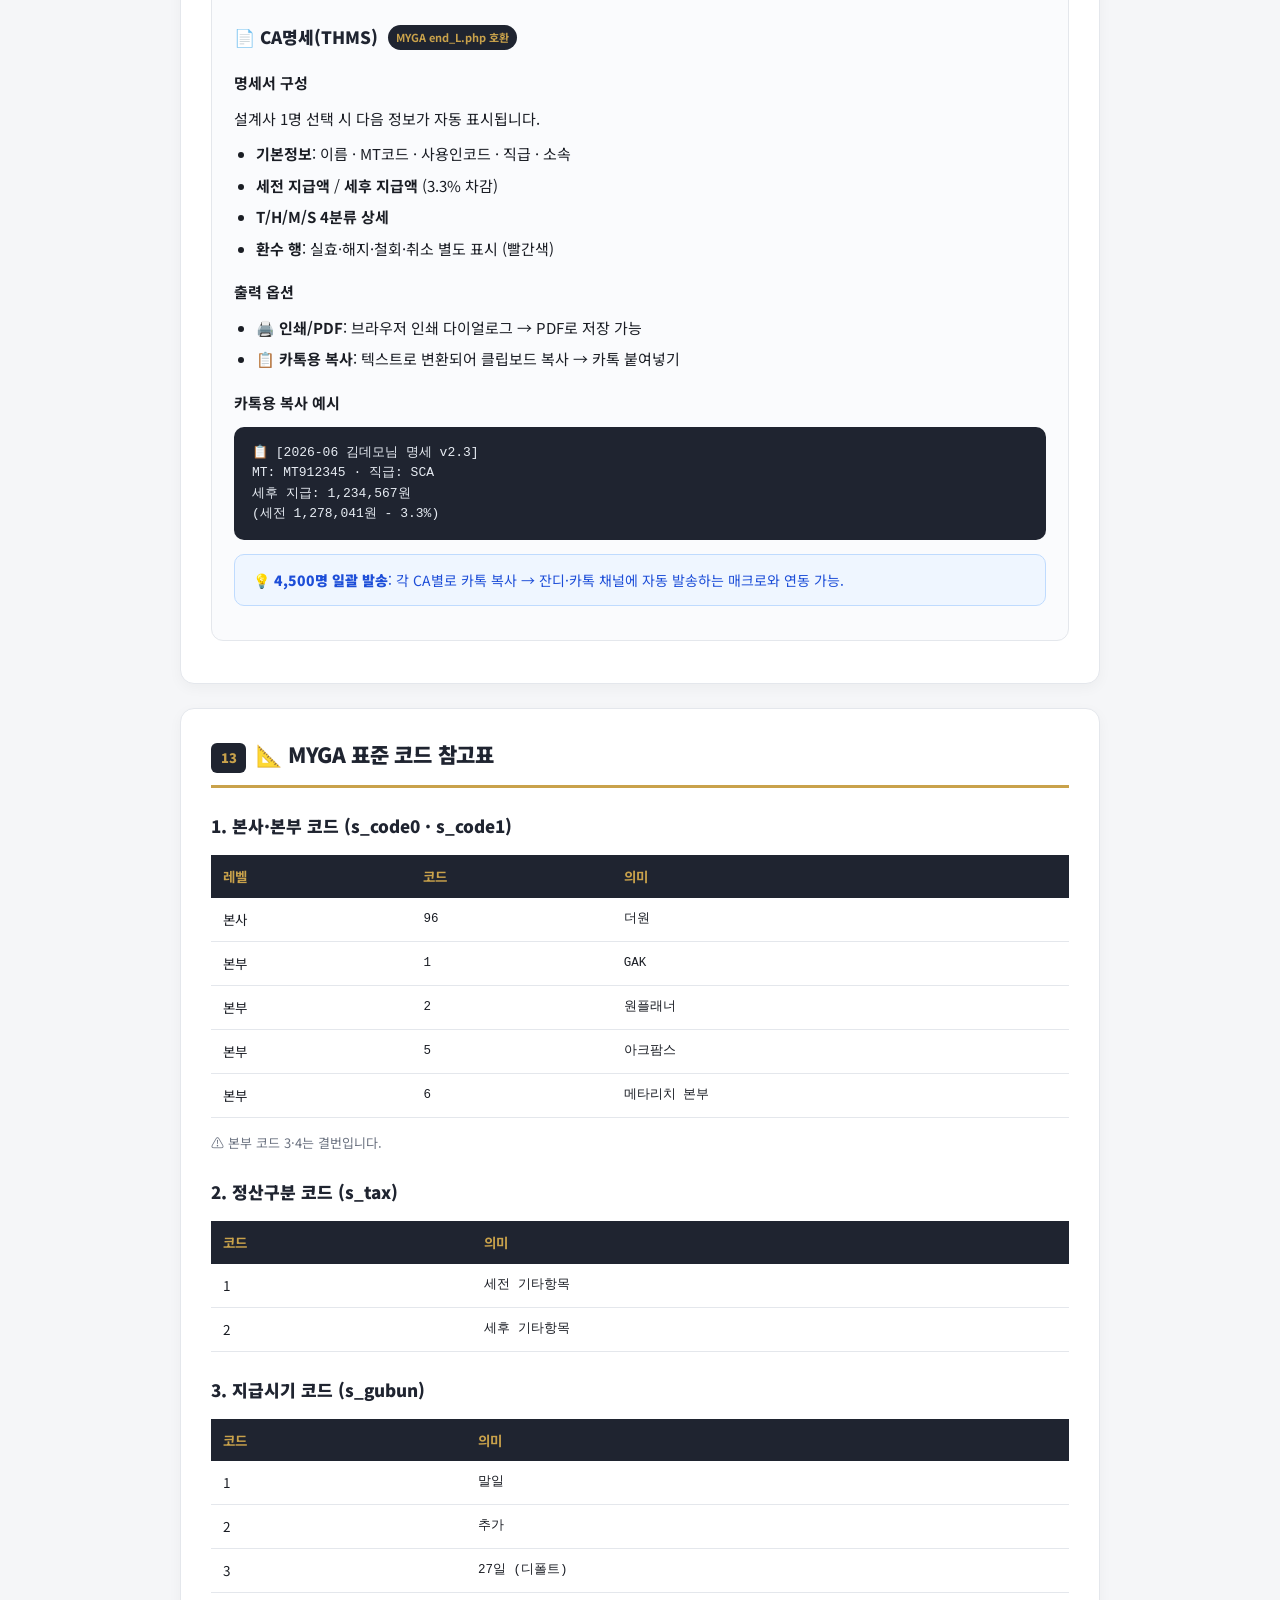
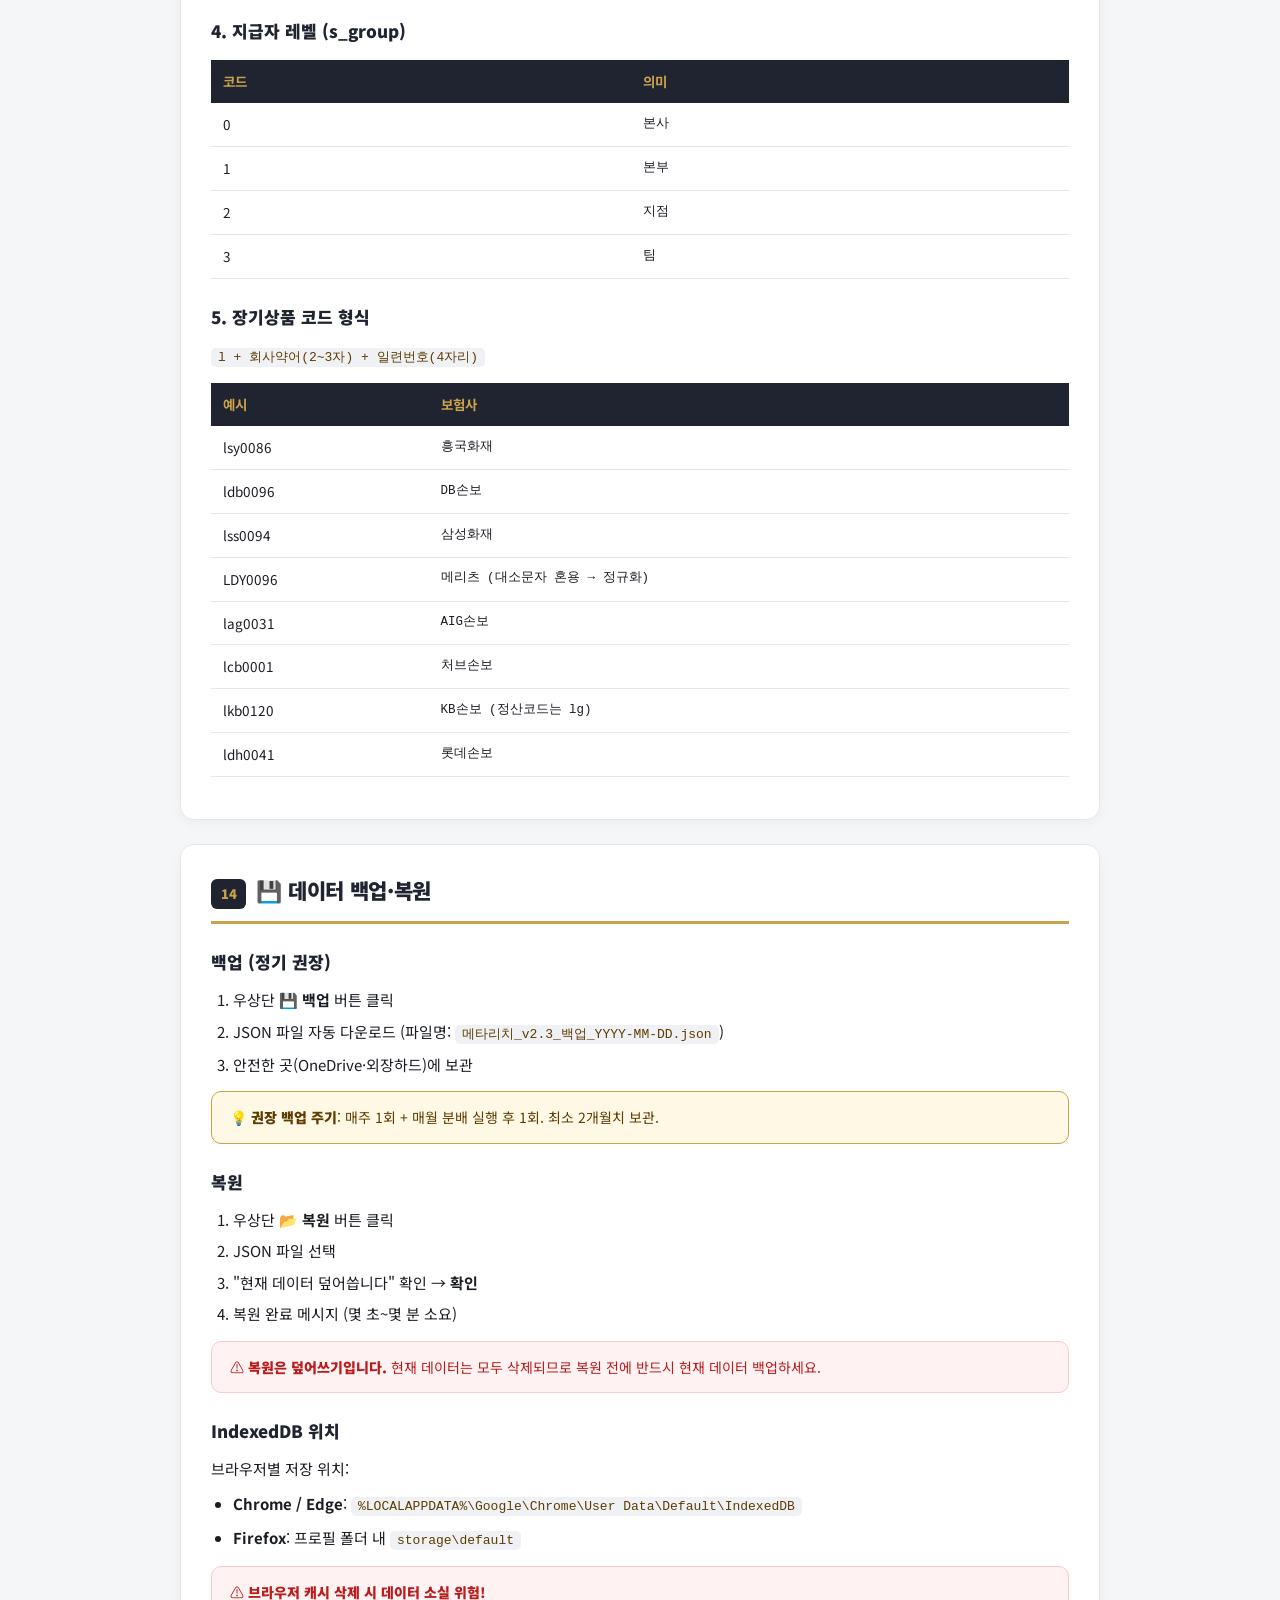
<file: settlement-center/guide.html>
<!DOCTYPE html>
<html lang="ko">
<head>
  <meta charset="UTF-8" />
  <meta name="viewport" content="width=device-width, initial-scale=1.0" />
  <meta name="robots" content="noindex, nofollow" />
  <title>정산 센터 사용 가이드 · 더원사업단 자료실</title>
  <link href="https://fonts.googleapis.com/css2?family=Noto+Sans+KR:wght@400;500;700;900&display=swap" rel="stylesheet" />
  <style>
    :root{
      --charcoal:#1f2430;--gold:#c9a24b;--gold-soft:#f4e2b4;
      --paper:#f5f6f8;--line:#e4e7ec;--muted:#6b7280;
      --ink:#1a1d24;--blue:#1d4ed8;--red:#b91c1c;--green:#166534;
    }
    *{margin:0;padding:0;box-sizing:border-box;}
    body{font-family:'Noto Sans KR',sans-serif;background:var(--paper);color:var(--ink);line-height:1.7;font-size:15px;}
    .wrap{max-width:960px;margin:0 auto;padding:0 20px;}

    header{background:var(--charcoal);color:#fff;padding:40px 0 50px;}
    header .back{color:var(--gold);text-decoration:none;font-size:13px;font-weight:700;}
    header .back:hover{text-decoration:underline;}
    header h1{font-size:30px;font-weight:900;margin-top:12px;letter-spacing:-.5px;}
    header h1 .badge{display:inline-block;background:var(--gold);color:var(--charcoal);font-size:13px;font-weight:900;padding:4px 10px;border-radius:999px;vertical-align:middle;margin-left:8px;}
    header p.lead{color:#c7cdd6;font-size:15px;margin-top:8px;}
    header .meta{margin-top:18px;display:flex;gap:14px;flex-wrap:wrap;color:#c7cdd6;font-size:12px;}
    header .meta span{padding:4px 10px;background:rgba(255,255,255,.08);border-radius:999px;}

    .toc{background:#fff;border:1px solid var(--line);border-radius:14px;padding:22px 24px;margin:30px 0;box-shadow:0 4px 14px rgba(0,0,0,.04);}
    .toc h2{font-size:15px;font-weight:900;color:var(--charcoal);margin-bottom:12px;}
    .toc ol{padding-left:20px;}
    .toc ol li{margin:6px 0;font-size:14px;}
    .toc ol li a{color:var(--ink);text-decoration:none;}
    .toc ol li a:hover{color:var(--gold);text-decoration:underline;}

    main{padding:0 0 80px;}

    section.chapter{background:#fff;border:1px solid var(--line);border-radius:14px;padding:28px 30px;margin:24px 0;box-shadow:0 4px 14px rgba(0,0,0,.04);}
    section.chapter h2{font-size:21px;font-weight:900;color:var(--charcoal);padding-bottom:12px;border-bottom:3px solid var(--gold);margin-bottom:18px;letter-spacing:-.3px;}
    section.chapter h2 .num{display:inline-block;background:var(--charcoal);color:var(--gold);font-size:13px;font-weight:900;padding:4px 10px;border-radius:6px;margin-right:10px;}
    section.chapter h3{font-size:17px;font-weight:900;color:var(--charcoal);margin:24px 0 10px;}
    section.chapter h4{font-size:15px;font-weight:700;color:var(--ink);margin:18px 0 8px;}
    section.chapter p{margin:10px 0;color:var(--ink);}
    section.chapter ul, section.chapter ol{padding-left:22px;margin:10px 0;}
    section.chapter ul li, section.chapter ol li{margin:6px 0;}

    code{background:#f0f1f4;padding:2px 7px;border-radius:5px;font-family:'Consolas','Monaco',monospace;font-size:13px;color:#5d3c00;}
    pre{background:var(--charcoal);color:#e7ecf3;padding:16px 18px;border-radius:10px;overflow-x:auto;font-family:'Consolas','Monaco',monospace;font-size:13px;line-height:1.55;margin:12px 0;}
    pre code{background:transparent;color:inherit;padding:0;font-size:inherit;}

    .callout{padding:14px 18px;border-radius:10px;margin:14px 0;font-size:14px;line-height:1.6;}
    .callout b{font-weight:900;}
    .callout.gold{background:#fff8e5;border:1px solid var(--gold);color:#5d3c00;}
    .callout.red{background:#fef2f2;border:1px solid #fecaca;color:var(--red);}
    .callout.blue{background:#eff6ff;border:1px solid #bfdbfe;color:var(--blue);}
    .callout.gray{background:#f8fafc;border:1px solid var(--line);color:var(--ink);}

    table{width:100%;border-collapse:collapse;margin:14px 0;font-size:13.5px;}
    th{background:var(--charcoal);color:var(--gold);padding:10px 12px;text-align:left;font-weight:700;}
    td{padding:10px 12px;border-bottom:1px solid var(--line);}
    tr:hover td{background:#fafbfd;}
    table.mono td:not(:first-child){font-family:'Consolas','Monaco',monospace;font-size:12.5px;}

    .step{display:flex;gap:14px;margin:14px 0;align-items:flex-start;}
    .step-num{flex:0 0 36px;height:36px;border-radius:50%;background:var(--gold);color:var(--charcoal);font-weight:900;display:flex;align-items:center;justify-content:center;font-size:14px;}
    .step-body{flex:1;}
    .step-body b{font-weight:900;}

    .tab-card{border:1px solid var(--line);border-radius:12px;padding:20px 22px;margin:14px 0;background:#fafbfd;}
    .tab-card h3{display:flex;align-items:center;gap:10px;margin-top:0;}
    .tab-card .tag{display:inline-block;background:var(--charcoal);color:var(--gold);font-size:11px;font-weight:700;padding:3px 8px;border-radius:999px;}

    .kbd{display:inline-block;background:#fff;border:1px solid var(--line);border-bottom:2px solid var(--line);padding:1px 7px;border-radius:4px;font-family:monospace;font-size:12px;color:var(--ink);}

    .footer-cta{background:var(--charcoal);color:#fff;padding:28px 30px;border-radius:14px;margin:30px 0;text-align:center;}
    .footer-cta a{display:inline-block;background:var(--gold);color:var(--charcoal);padding:12px 28px;border-radius:8px;font-weight:900;text-decoration:none;margin-top:14px;font-size:14px;}
    .footer-cta a:hover{opacity:.9;}

    footer.page-foot{text-align:center;color:var(--muted);font-size:12px;padding:30px 0;}
  </style>
</head>
<body>

<header><div class="wrap">
  <a class="back" href="../">← 자료실 홈</a>
  <h1>📋 정산 센터 사용 가이드 <span class="badge">v2.3-beta</span></h1>
  <p class="lead">메타리치 전체 수수료 정산을 자동으로 분배·관리하는 종합 도구입니다.</p>
  <div class="meta">
    <span>🏢 메타리치 본사 7단계 조직 대응</span>
    <span>📊 MYGA 표준 14개 보험사 코드</span>
    <span>💰 T/H/M/S 4분류 분배</span>
    <span>🔒 IndexedDB 안전 저장</span>
  </div>
</div></header>

<main><div class="wrap">

<!-- ===== 목차 ===== -->
<div class="toc">
  <h2>📚 목차</h2>
  <ol>
    <li><a href="#intro">정산 센터란?</a></li>
    <li><a href="#quickstart">10분 빠른 시작</a></li>
    <li><a href="#tab-home">🏠 홈 탭 — KPI 요약</a></li>
    <li><a href="#tab-org">🏢 조직도 — 7단계 트리</a></li>
    <li><a href="#tab-agents">👥 CA 마스터</a></li>
    <li><a href="#tab-vendors">🏛️ 보험사(코드)</a></li>
    <li><a href="#tab-rules">⚙️ 룰 — 직급·직책·세금</a></li>
    <li><a href="#tab-ledger">📥 원장(17컬럼)</a></li>
    <li><a href="#tab-workflow">🔄 정산 워크플로우 5단계</a></li>
    <li><a href="#tab-pivot">📊 본부×보험사 피벗</a></li>
    <li><a href="#tab-dist">🧮 지급월 분배</a></li>
    <li><a href="#tab-payslip">📄 CA 명세서 (T/H/M/S)</a></li>
    <li><a href="#codes">MYGA 표준 코드 참고표</a></li>
    <li><a href="#data">데이터 백업·복원</a></li>
    <li><a href="#faq">자주 묻는 질문</a></li>
    <li><a href="#troubleshooting">문제 해결</a></li>
  </ol>
</div>

<!-- ===== 1. 정산 센터란? ===== -->
<section class="chapter" id="intro">
  <h2><span class="num">01</span>정산 센터란?</h2>

  <p><b>정산 센터</b>는 메타리치 본사 산하 모든 사업단·본부·지점·팀·CA의 수수료를 통합 관리하는 웹 도구입니다.</p>

  <h3>🎯 무엇이 가능한가요?</h3>
  <ul>
    <li>보험사가 보내는 <b>원장 엑셀(17컬럼)</b>을 그대로 업로드 → 자동 인식</li>
    <li><b>4,500명 이상 CA</b>에게 <b>T(총)·H(본부)·M(모집)·S(시책)</b> 4분류로 자동 분배</li>
    <li>본부×보험사 피벗표 (MYGA <code>payment_LP.php</code> 양식 호환)</li>
    <li>지급월 단위 정산 + 세전·세후(3.3% 사업소득세) 자동 계산</li>
    <li>CA 명세서 → 카톡·인쇄·PDF 즉시 출력</li>
    <li>마감 잠금 → 수정 차단 (감사 추적 가능)</li>
  </ul>

  <h3>🔒 데이터는 어디에 저장되나요?</h3>
  <div class="callout gold">
    모든 데이터는 <b>접속한 브라우저의 IndexedDB</b>에 저장됩니다.<br>
    서버로 전송되지 않으므로 안전합니다. 단, <b>브라우저 캐시를 지우면 데이터가 사라지므로 정기 백업 필수</b>입니다.
  </div>

  <h3>💡 어떤 분이 사용하시나요?</h3>
  <table>
    <thead><tr><th>역할</th><th>주요 사용 기능</th></tr></thead>
    <tbody>
      <tr><td><b>본사 정산 담당자</b></td><td>원장 업로드 → 분배 실행 → xlsx 내보내기</td></tr>
      <tr><td><b>사업단장 / 본부장</b></td><td>본부×보험사 피벗 · 산하 CA 명세 확인</td></tr>
      <tr><td><b>지점장 / 팀장</b></td><td>소속 CA 분배 결과 검토 · 명세 배포</td></tr>
      <tr><td><b>CA 본인</b></td><td>본인 명세서 카톡으로 수신 (직접 접속 불필요)</td></tr>
    </tbody>
  </table>
</section>

<!-- ===== 2. 10분 빠른 시작 ===== -->
<section class="chapter" id="quickstart">
  <h2><span class="num">02</span>10분 빠른 시작 — 처음 사용자용</h2>

  <p>아래 10단계를 순서대로 따라하시면 정산 결과까지 확인하실 수 있습니다.</p>

  <div class="step">
    <div class="step-num">1</div>
    <div class="step-body">
      <b>홈 화면 진입</b><br>
      정산 센터에 처음 접속하면 <span class="kbd">🏠 홈</span> 탭이 열립니다. 우상단에 「DB 준비중」 → 「DB 정상」으로 바뀌면 시작 가능.
    </div>
  </div>

  <div class="step">
    <div class="step-num">2</div>
    <div class="step-body">
      <b>조직도 데모 자동 생성</b> → <span class="kbd">🏢 조직도(7단계)</span> 탭 클릭 → <b>🌱 메타리치 데모</b> 버튼 클릭<br>
      <span style="color:var(--muted)">메타리치 본사 → 상위본부 2 → 본부 4 → 사업단 13 → 지점 약 65 → 팀 약 195개가 자동 생성됩니다.</span>
    </div>
  </div>

  <div class="step">
    <div class="step-num">3</div>
    <div class="step-body">
      <b>보험사 14개 표준 코드 시드</b> → <span class="kbd">🏛️ 보험사(코드)</span> 탭 → <b>🌱 14개 표준 시드</b> 클릭<br>
      <span style="color:var(--muted)">dy(메리츠)·lg(KB)·ss(삼성)·db(DB)·hd(현대)·sd(한화)·dh(롯데)·gr(MG)·sy(흥국)·ag(AIG)·nh(농협)·tk(하나)·ac(처브)·00(전체) 자동 등록</span>
    </div>
  </div>

  <div class="step">
    <div class="step-num">4</div>
    <div class="step-body">
      <b>직급별 분배율 시드</b> → <span class="kbd">⚙️ 룰</span> 탭 → 📋 직급별 → <b>🌱 메타리치 표준 8단계 시드</b><br>
      <span style="color:var(--muted)">CA1(52.5%) · CA2(58%) · SCA(63%) · MCA(68%) · 팀장(73%) · 지점(78%) · S지점(83%) · 본부(88%) 입력됨</span>
    </div>
  </div>

  <div class="step">
    <div class="step-num">5</div>
    <div class="step-body">
      <b>직책 오버라이드 입력</b> → 같은 탭의 👔 직책 오버라이드 서브탭<br>
      예시값: 팀장 3 / 지점장 2 / 사업단장 1.5 / 본부장 1 / 상위본부장 0.5 / 본사 0.3 → <b>💾 저장</b>
    </div>
  </div>

  <div class="step">
    <div class="step-num">6</div>
    <div class="step-body">
      <b>CA 마스터 일괄 등록</b> → <span class="kbd">👥 CA</span> 탭 → 📥 xlsx 일괄 → <b>테스트_CA마스터_v23.xlsx</b> 업로드<br>
      필수 컬럼: 이름 · MT코드 · 사용인코드 · 팀명 · 직급 · 위촉일 · 상태
    </div>
  </div>

  <div class="step">
    <div class="step-num">7</div>
    <div class="step-body">
      <b>보험사 원장 업로드</b> → <span class="kbd">📥 원장</span> 탭 → 종목·보험사 선택 → <b>17컬럼 xlsx</b> 다중 업로드<br>
      <span style="color:var(--muted)">GA수수료 음수는 자동으로 환수 처리됩니다.</span>
    </div>
  </div>

  <div class="step">
    <div class="step-num">8</div>
    <div class="step-body">
      <b>정산 워크플로우 확인</b> → <span class="kbd">🔄 정산 워크플로우</span> 탭<br>
      5단계 진행 상태: 마감입력 → 마감작업 → 정산작업 → 마감잠금 → 검증
    </div>
  </div>

  <div class="step">
    <div class="step-num">9</div>
    <div class="step-body">
      <b>지급월 분배 실행</b> → <span class="kbd">🧮 지급월 분배</span> 탭 → 지급월 선택 → <b>⚡ 분배 실행</b><br>
      결과: 수령인별 T·M·H·S·세전·세후 자동 계산
    </div>
  </div>

  <div class="step">
    <div class="step-num">10</div>
    <div class="step-body">
      <b>결과 확인 & xlsx 내보내기</b> → 분배 결과 → 📤 xlsx 클릭 → 다운로드<br>
      또는 <span class="kbd">📄 CA명세(THMS)</span> 탭 → 개별 CA 명세서 → 카톡용 복사
    </div>
  </div>

  <div class="callout blue">
    <b>✅ 여기까지 완료하면</b> 매월 정산 한 사이클이 끝납니다. 다음 달은 6번(CA)·7번(원장)·9번(분배)만 반복하시면 됩니다.
  </div>
</section>

<!-- ===== 3. 홈 탭 ===== -->
<section class="chapter" id="tab-home">
  <h2><span class="num">03</span>🏠 홈 탭 — 한눈에 보는 KPI</h2>

  <div class="tab-card">
    <h3>🏠 홈 <span class="tag">메인 대시보드</span></h3>

    <h4>이번 달 지급 요약 (KPI 5개)</h4>
    <table>
      <thead><tr><th>지표</th><th>의미</th></tr></thead>
      <tbody>
        <tr><td>💰 이번달 지급</td><td>이번 달에 실제 지급될 분급 총액</td></tr>
        <tr><td>📊 수수료 T(총)</td><td>보험사가 지급한 GA수수료 합계 (분배 전 원천)</td></tr>
        <tr><td>👤 수수료 M(모집)</td><td>CA에게 직접 지급되는 모집수수료</td></tr>
        <tr><td>🏢 수수료 H+S</td><td>본부·시책 합계 (조직장·인센티브 분배)</td></tr>
        <tr><td>↩️ 환수 (GA수수료 음수)</td><td>실효·해지·철회·취소 시 자동 차감</td></tr>
      </tbody>
    </table>

    <h4>차트 2개</h4>
    <ul>
      <li><b>향후 12개월 지급 예측</b>: 분급 스케줄 기반 막대 차트</li>
      <li><b>본부별 분배 (이번 달)</b>: GAK·원플래너·아크팜스·메타리치 본부 도넛 차트</li>
    </ul>

    <h4>다음 할 일 ✅</h4>
    <p>아직 설정 안 된 단계(조직도·보험사·룰·CA·원장)를 자동 감지해 <b>바로가기 버튼</b>으로 안내합니다.</p>

    <div class="callout gray">
      💡 <b>홈은 항상 첫 진입 화면입니다.</b> 다른 탭 작업 후 돌아오면 최신 KPI가 자동 갱신됩니다.
    </div>
  </div>
</section>

<!-- ===== 4. 조직도 ===== -->
<section class="chapter" id="tab-org">
  <h2><span class="num">04</span>🏢 조직도 — 메타리치 본사 7단계</h2>

  <div class="tab-card">
    <h3>🏢 조직도(7단계) <span class="tag">L0~L5</span></h3>

    <h4>계층 구조</h4>
    <table>
      <thead><tr><th>레벨</th><th>명칭</th><th>예시</th><th>직책</th></tr></thead>
      <tbody>
        <tr><td>L0</td><td>메타리치 본사</td><td>메타리치 (1개)</td><td>본사장</td></tr>
        <tr><td>L1</td><td>상위본부</td><td>영업총괄·관리총괄</td><td>상위본부장</td></tr>
        <tr><td>L2</td><td>본부</td><td>GAK·원플래너·아크팜스·메타리치</td><td>본부장</td></tr>
        <tr><td>L3</td><td>사업단</td><td>더원사업단 등</td><td>사업단장</td></tr>
        <tr><td>L4</td><td>지점</td><td>약 500개</td><td>지점장</td></tr>
        <tr><td>L5</td><td>팀</td><td>다수</td><td>팀장</td></tr>
        <tr><td>(L6)</td><td>CA</td><td>약 4,500명</td><td>(마스터에서 관리)</td></tr>
      </tbody>
    </table>

    <h4>주요 버튼</h4>
    <ul>
      <li><b>+ 신규</b>: 조직 한 건 수동 등록 (모달 입력)</li>
      <li><b>📥 xlsx</b>: 조직명·계층·코드 컬럼으로 일괄 등록</li>
      <li><b>🌱 메타리치 데모 (시연용)</b>: 7단계 자동 생성 (약 280개 조직 노드)</li>
    </ul>

    <h4>트리 사용법</h4>
    <ul>
      <li>좌측 트리에서 조직 클릭 → 우측에 상세 패널 표시</li>
      <li>상단 검색창에 조직명 또는 코드 입력 → 실시간 필터링</li>
      <li>각 조직 옆에 <b>산하 CA 수</b>가 자동 집계됨</li>
    </ul>

    <div class="callout gold">
      🔑 <b>MYGA 호환 코드</b>: 본부 1=GAK, 2=원플래너, 5=아크팜스, 6=메타리치 (3·4 결번). 본사 코드 96=더원.
    </div>
  </div>
</section>

<!-- ===== 5. CA 마스터 ===== -->
<section class="chapter" id="tab-agents">
  <h2><span class="num">05</span>👥 CA 마스터</h2>

  <div class="tab-card">
    <h3>👥 CA 마스터 <span class="tag">4,500명+ 대응</span></h3>

    <h4>주요 기능</h4>
    <ul>
      <li><b>검색</b>: 이름·MT코드·사용인코드·팀명·직급 통합 검색</li>
      <li><b>직급 필터</b>: CA1·CA2·SCA·MCA·팀장·지점·S지점·본부</li>
      <li><b>페이지네이션</b>: 100명씩 표시 (4,500명도 빠른 렌더링)</li>
    </ul>

    <h4>xlsx 일괄 등록 컬럼</h4>
    <table>
      <thead><tr><th>컬럼</th><th>설명</th><th>필수</th></tr></thead>
      <tbody>
        <tr><td>이름</td><td>설계사 이름</td><td>✅</td></tr>
        <tr><td>MT코드</td><td>메타리치 내부 식별 코드 (예: MT912345)</td><td>권장</td></tr>
        <tr><td>사용인코드</td><td>MYGA 사용인코드 8자리 (원장 매칭 키)</td><td>✅</td></tr>
        <tr><td>팀명</td><td>소속 팀명 (조직도와 일치해야 자동 배속)</td><td>권장</td></tr>
        <tr><td>직급</td><td>CA1·CA2·SCA·MCA·팀장·지점·S지점·본부</td><td>✅</td></tr>
        <tr><td>위촉일</td><td>YYYY-MM-DD 형식</td><td>선택</td></tr>
        <tr><td>상태</td><td>active(정상) 또는 inactive(정지)</td><td>선택</td></tr>
      </tbody>
    </table>

    <div class="callout blue">
      💡 <b>팀명 매칭</b>: xlsx의 팀명이 조직도의 팀명과 정확히 일치하면 자동 배속됩니다. 안 맞으면 토스트에 「매칭 N/M」으로 알려줍니다.
    </div>

    <h4>편집 모달</h4>
    <p>편집 버튼 클릭 시 모달이 열려 모든 필드 수정 가능. 「팀」 드롭다운에는 L5(팀) 조직만 표시됩니다.</p>
  </div>
</section>

<!-- ===== 6. 보험사 ===== -->
<section class="chapter" id="tab-vendors">
  <h2><span class="num">06</span>🏛️ 보험사 — MYGA 표준 14개 코드</h2>

  <div class="tab-card">
    <h3>🏛️ 보험사(코드) <span class="tag">MYGA s_company 호환</span></h3>

    <h4>14개 표준 코드</h4>
    <table class="mono">
      <thead><tr><th>코드</th><th>보험사</th><th>상품코드 prefix</th><th>실손월납보</th></tr></thead>
      <tbody>
        <tr><td>dy</td><td>메리츠화재</td><td>ldy</td><td>—</td></tr>
        <tr><td>lg</td><td>KB손보</td><td><b>lkb</b> ⚠️</td><td>—</td></tr>
        <tr><td>ss</td><td>삼성화재</td><td>lss</td><td>—</td></tr>
        <tr><td>db</td><td>DB손보</td><td>ldb</td><td>—</td></tr>
        <tr><td>hd</td><td>현대해상</td><td>lhd</td><td>—</td></tr>
        <tr><td>sd</td><td>한화손보</td><td>lsd</td><td>—</td></tr>
        <tr><td>dh</td><td>롯데손보</td><td>ldh</td><td>✅ 대상</td></tr>
        <tr><td>gr</td><td>MG손보</td><td>lgr</td><td>✅ 대상</td></tr>
        <tr><td>sy</td><td>흥국화재</td><td>lsy</td><td>✅ 대상</td></tr>
        <tr><td>ag</td><td>AIG손보</td><td>lag</td><td>—</td></tr>
        <tr><td>nh</td><td>농협손보</td><td>lnh</td><td>—</td></tr>
        <tr><td>tk</td><td>하나손보</td><td>ltk</td><td>—</td></tr>
        <tr><td>ac</td><td>처브손보</td><td>lcb</td><td>—</td></tr>
        <tr><td>00</td><td>(전체)</td><td>—</td><td>—</td></tr>
      </tbody>
    </table>

    <div class="callout red">
      ⚠️ <b>KB손보 분기</b>: 정산코드는 <code>lg</code>, 장기상품코드는 <code>lkb</code>로 다릅니다. 자동 정규화되지만 수동 등록 시 주의.
    </div>

    <h4>버튼</h4>
    <ul>
      <li><b>🌱 14개 표준 시드</b>: 모든 보험사 한 번에 등록</li>
      <li><b>+ 추가</b>: 신규 보험사 수동 등록</li>
    </ul>
  </div>
</section>

<!-- ===== 7. 룰 ===== -->
<section class="chapter" id="tab-rules">
  <h2><span class="num">07</span>⚙️ 룰 — 직급·직책·세금</h2>

  <div class="tab-card">
    <h3>⚙️ 룰 <span class="tag">T/H/M/S 4분류 산식</span></h3>

    <h4>📋 직급별 분배율 (M = 모집수수료)</h4>
    <table>
      <thead><tr><th>직급</th><th>분배율 (M)</th><th>설명</th></tr></thead>
      <tbody>
        <tr><td>CA1</td><td>52.5%</td><td>입문 1단계</td></tr>
        <tr><td>CA2</td><td>58%</td><td>입문 2단계</td></tr>
        <tr><td>SCA</td><td>63%</td><td>시니어 CA</td></tr>
        <tr><td>MCA</td><td>68%</td><td>마스터 CA</td></tr>
        <tr><td>팀장</td><td>73%</td><td>L5 조직장 겸 CA</td></tr>
        <tr><td>지점</td><td>78%</td><td>L4 조직장 겸 CA</td></tr>
        <tr><td>S지점</td><td>83%</td><td>특급 지점장</td></tr>
        <tr><td>본부</td><td>88%</td><td>L2 본부장 겸 CA</td></tr>
      </tbody>
    </table>

    <h4>👔 직책 오버라이드 (H = 본부수수료)</h4>
    <p>조직장은 본인 직접 모집 외에 산하 CA의 GA수수료에 대한 H% 오버라이드도 받습니다.</p>
    <table>
      <thead><tr><th>직책</th><th>예시 H%</th></tr></thead>
      <tbody>
        <tr><td>팀장</td><td>3%</td></tr>
        <tr><td>지점장</td><td>2%</td></tr>
        <tr><td>사업단장</td><td>1.5%</td></tr>
        <tr><td>본부장</td><td>1%</td></tr>
        <tr><td>상위본부장</td><td>0.5%</td></tr>
        <tr><td>본사 본사장</td><td>0.3%</td></tr>
      </tbody>
    </table>

    <h4>💰 세금·지급시기</h4>
    <ul>
      <li><b>사업소득세율</b>: 기본 3.3% (세전→세후 자동 차감)</li>
      <li><b>디폴트 지급시기</b>: 말일(1) · 추가(2) · <b>27일(3)</b> 디폴트</li>
      <li><b>디폴트 정산구분</b>: 세전(1) · <b>세후(2)</b> 디폴트</li>
    </ul>

    <div class="callout blue">
      <b>분배 산식</b>:<br>
      T(총) = 보험사 지급 GA수수료<br>
      S(시책) = 별도 인센티브 (수동 추가)<br>
      <b>세후 = (M + H + S) × (1 - 0.033)</b>
    </div>
  </div>
</section>

<!-- ===== 8. 원장 ===== -->
<section class="chapter" id="tab-ledger">
  <h2><span class="num">08</span>📥 원장 — MYGA 17컬럼 표준</h2>

  <div class="tab-card">
    <h3>📥 원장(17컬럼) <span class="tag">장기 input_F.php 호환</span></h3>

    <h4>업로드 방법</h4>
    <div class="step">
      <div class="step-num">1</div>
      <div class="step-body">업로드 월 선택 (예: 2026-05)</div>
    </div>
    <div class="step">
      <div class="step-num">2</div>
      <div class="step-body">종목 선택: <b>장기 / 생명 / 자동차 / 일반</b></div>
    </div>
    <div class="step">
      <div class="step-num">3</div>
      <div class="step-body">보험사 선택 (자동 인식 추천)</div>
    </div>
    <div class="step">
      <div class="step-num">4</div>
      <div class="step-body"><b>📥 xlsx 선택</b> → 다중 파일 동시 업로드 가능</div>
    </div>

    <h4>17컬럼 표준 (MYGA 마감입력 양식)</h4>
    <table>
      <thead><tr><th>#</th><th>컬럼</th><th>예시</th><th>비고</th></tr></thead>
      <tbody>
        <tr><td>1</td><td>본사</td><td>96</td><td>더원=96</td></tr>
        <tr><td>2</td><td>정산월구분</td><td>20260501</td><td>YYYYMM + 파일구분 2자리</td></tr>
        <tr><td>3</td><td>회사코드</td><td>dh</td><td>2자리 소문자</td></tr>
        <tr><td>4</td><td>상품코드</td><td>ldh0041</td><td>1회차만 체크</td></tr>
        <tr><td>5</td><td>영수일</td><td>20260515</td><td>YYYYMMDD</td></tr>
        <tr><td>6</td><td>증권번호</td><td>1234...</td><td>—</td></tr>
        <tr><td>7</td><td>사용인코드</td><td>81484864</td><td>CA 매칭 키</td></tr>
        <tr><td>8</td><td>납입회차</td><td>1, 2, 4...</td><td>정확히 입력</td></tr>
        <tr><td>9</td><td>월납보험료</td><td>50000</td><td>—</td></tr>
        <tr><td>10</td><td><b>수정보험료</b></td><td>100000</td><td>계속분 0=자동승계</td></tr>
        <tr><td>11</td><td><b>조정보험료</b></td><td>0</td><td>보험사 수정값</td></tr>
        <tr><td>12</td><td><b>GA수수료</b></td><td>280000</td><td>음수=환수</td></tr>
        <tr><td>13</td><td>실손월납보</td><td>0</td><td>롯데·MG·흥국만</td></tr>
        <tr><td>14</td><td>실손수정보</td><td>0</td><td>한화 2년차 갱신용</td></tr>
        <tr><td>15</td><td>납입구분</td><td>초회</td><td>9종 중 하나</td></tr>
        <tr><td>16</td><td>피보험자</td><td>홍길동</td><td>—</td></tr>
        <tr><td>17</td><td>계약자</td><td>홍길동</td><td>—</td></tr>
      </tbody>
    </table>

    <h4>납입구분 9종</h4>
    <ul>
      <li><b>초회</b>: 첫 회차 (GA수수료 양수)</li>
      <li><b>계속</b>: 2회차 이후 정상 납입</li>
      <li><b>감액</b>: 보험료 감액 (수수료=0)</li>
      <li>🔻 환수 트리거 (GA수수료 음수): <b>실효 / 해지 / 철회 / 취소</b></li>
      <li><b>부활</b>: 실효 후 복원 (수수료 회복)</li>
      <li><b>환급</b>: 환급 처리</li>
    </ul>

    <div class="callout red">
      ⚠️ <b>중복 업로드 차단</b>: 동일 정산월구분 + 보험회사 조합은 중복 저장되지 않습니다.
    </div>

    <h4>업로드 후 작업</h4>
    <ul>
      <li><b>🔄 분급 재계산</b>: 룰 변경 후 재실행</li>
      <li><b>🔒 잠금</b>: 개별 원장 마감 잠금 (수정 차단)</li>
      <li><b>⚠️ 전체 삭제</b>: 모든 원장 및 분급 초기화 (주의!)</li>
    </ul>
  </div>
</section>

<!-- ===== 9. 워크플로우 ===== -->
<section class="chapter" id="tab-workflow">
  <h2><span class="num">09</span>🔄 정산 워크플로우 5단계</h2>

  <div class="tab-card">
    <h3>🔄 정산 워크플로우 <span class="tag">MYGA 표준 흐름</span></h3>

    <p>MYGA의 표준 정산 흐름을 그대로 구현했습니다. 월·종목·보험사를 선택하면 진행 상태를 자동 표시.</p>

    <table>
      <thead><tr><th>단계</th><th>이름</th><th>작업 내용</th></tr></thead>
      <tbody>
        <tr><td>STEP 1</td><td><b>마감입력</b></td><td>원장 xlsx 업로드 (input_F)</td></tr>
        <tr><td>STEP 2</td><td><b>마감작업(매칭)</b></td><td>CA 사용인코드 매칭 검증</td></tr>
        <tr><td>STEP 3</td><td><b>정산작업</b></td><td>분배 자동 계산 (T/H/M/S)</td></tr>
        <tr><td>STEP 4</td><td><b>마감잠금</b></td><td>🔒 수정 차단 (감사 보존)</td></tr>
        <tr><td>STEP 5</td><td><b>검증</b></td><td>마감실적 ↔ 통합수수료 비교</td></tr>
      </tbody>
    </table>

    <h4>단계 상태 색상</h4>
    <ul>
      <li>⚪ 회색: 미진행</li>
      <li>🟡 노란색: 현재 단계</li>
      <li>🟢 녹색: 완료</li>
      <li>🔴 빨강: 잠금 (수정 불가)</li>
    </ul>

    <div class="callout gold">
      💡 <b>마감 잠금 후</b>에도 「🧮 지급월 분배」와 「📊 본부×보험사 피벗」 결과 조회는 가능합니다. 단, 원장 수정만 차단됩니다.
    </div>
  </div>
</section>

<!-- ===== 10. 피벗 ===== -->
<section class="chapter" id="tab-pivot">
  <h2><span class="num">10</span>📊 본부×보험사 피벗</h2>

  <div class="tab-card">
    <h3>📊 본부×보험사 피벗 <span class="tag">MYGA payment_LP.php 호환</span></h3>

    <p>MYGA의 정산작업 결과 화면을 그대로 재현한 피벗 테이블입니다.</p>

    <h4>피벗 구조</h4>
    <ul>
      <li><b>행</b>: 본부 (GAK · 원플래너 · 아크팜스 · 메타리치 + 합계)</li>
      <li><b>열</b>: 14개 보험사 + 합계</li>
      <li><b>셀</b>: <b>3값 세로 표시</b>
        <ul>
          <li>🔵 파란색: 신규실적 (초회)</li>
          <li>🔴 빨간색: 수정·조정</li>
          <li>⚫ 검은색: 지급액 (전체)</li>
        </ul>
      </li>
    </ul>

    <h4>합계 자동 계산</h4>
    <ul>
      <li>세로 합 (보험사별 본부 총합)</li>
      <li>가로 합 (본부별 보험사 총합)</li>
      <li>우하단 총합 (전체 합)</li>
    </ul>

    <div class="callout blue">
      📌 <b>검증 용도</b>: MYGA에서 정산 후 본부×보험사 피벗 화면과 본 도구의 피벗 결과를 1:1 비교하면 정산 정확도 검증 가능.
    </div>

    <h4>버튼</h4>
    <ul>
      <li><b>📊 피벗 생성</b>: 선택 월·종목으로 재계산</li>
      <li><b>📤 xlsx</b>: 피벗 결과 엑셀 다운로드 (향후 추가 예정)</li>
    </ul>
  </div>
</section>

<!-- ===== 11. 지급월 분배 ===== -->
<section class="chapter" id="tab-dist">
  <h2><span class="num">11</span>🧮 지급월 분배 (T/H/M/S 4분류)</h2>

  <div class="tab-card">
    <h3>🧮 지급월 분배 <span class="tag">세전·세후 자동</span></h3>

    <h4>실행 방법</h4>
    <ol>
      <li>지급월 선택 (예: 2026-06)</li>
      <li>종목 필터 (선택: 장기/생명/자동차/일반)</li>
      <li>보험사 필터 (선택)</li>
      <li><b>⚡ 분배 실행</b> 클릭</li>
    </ol>

    <h4>결과 통계 (KPI 4개)</h4>
    <table>
      <thead><tr><th>지표</th><th>의미</th></tr></thead>
      <tbody>
        <tr><td>M (모집)</td><td>CA 전체에게 지급될 모집수수료 합계</td></tr>
        <tr><td>H+S (직책)</td><td>본부장·지점장·팀장 직책 오버라이드 + 시책</td></tr>
        <tr><td>세전 합</td><td>M + H + S</td></tr>
        <tr><td>세후 합 (3.3% 차감)</td><td>실제 송금되는 금액</td></tr>
      </tbody>
    </table>

    <h4>결과 테이블 9컬럼</h4>
    <p><b>수령인 · 역할 · 소속 · 건수 · T · M · H+S · 세전 · 세후</b></p>

    <h4>필터·검색</h4>
    <ul>
      <li><b>수령인 검색</b>: 이름·소속 통합</li>
      <li><b>역할 필터</b>: CA·팀장·지점장·사업단장·본부장·상위본부장·본사장</li>
    </ul>

    <h4>📤 xlsx 출력 컬럼 (10개)</h4>
    <p>이름 · 역할 · 소속 · 건수 · T · M · H · S · 세전합 · 세후합</p>

    <div class="callout gold">
      💡 <b>월별 정산 마무리</b>: 분배 결과 → xlsx 다운로드 → 송금 담당자에게 전달 → 종료. 이 한 파일이 그달의 정산 결과 전체입니다.
    </div>
  </div>
</section>

<!-- ===== 12. CA 명세서 ===== -->
<section class="chapter" id="tab-payslip">
  <h2><span class="num">12</span>📄 CA 명세서 (T/H/M/S 4분류)</h2>

  <div class="tab-card">
    <h3>📄 CA명세(THMS) <span class="tag">MYGA end_L.php 호환</span></h3>

    <h4>명세서 구성</h4>
    <p>설계사 1명 선택 시 다음 정보가 자동 표시됩니다.</p>
    <ul>
      <li><b>기본정보</b>: 이름 · MT코드 · 사용인코드 · 직급 · 소속</li>
      <li><b>세전 지급액</b> / <b>세후 지급액</b> (3.3% 차감)</li>
      <li><b>T/H/M/S 4분류 상세</b></li>
      <li><b>환수 행</b>: 실효·해지·철회·취소 별도 표시 (빨간색)</li>
    </ul>

    <h4>출력 옵션</h4>
    <ul>
      <li><b>🖨️ 인쇄/PDF</b>: 브라우저 인쇄 다이얼로그 → PDF로 저장 가능</li>
      <li><b>📋 카톡용 복사</b>: 텍스트로 변환되어 클립보드 복사 → 카톡 붙여넣기</li>
    </ul>

    <h4>카톡용 복사 예시</h4>
    <pre>📋 [2026-06 김데모님 명세 v2.3]
MT: MT912345 · 직급: SCA
세후 지급: 1,234,567원
(세전 1,278,041원 - 3.3%)</pre>

    <div class="callout blue">
      💡 <b>4,500명 일괄 발송</b>: 각 CA별로 카톡 복사 → 잔디·카톡 채널에 자동 발송하는 매크로와 연동 가능.
    </div>
  </div>
</section>

<!-- ===== 13. MYGA 코드표 ===== -->
<section class="chapter" id="codes">
  <h2><span class="num">13</span>📐 MYGA 표준 코드 참고표</h2>

  <h3>1. 본사·본부 코드 (s_code0 · s_code1)</h3>
  <table class="mono">
    <thead><tr><th>레벨</th><th>코드</th><th>의미</th></tr></thead>
    <tbody>
      <tr><td>본사</td><td>96</td><td>더원</td></tr>
      <tr><td>본부</td><td>1</td><td>GAK</td></tr>
      <tr><td>본부</td><td>2</td><td>원플래너</td></tr>
      <tr><td>본부</td><td>5</td><td>아크팜스</td></tr>
      <tr><td>본부</td><td>6</td><td>메타리치 본부</td></tr>
    </tbody>
  </table>
  <p style="color:var(--muted);font-size:13px;">⚠️ 본부 코드 3·4는 결번입니다.</p>

  <h3>2. 정산구분 코드 (s_tax)</h3>
  <table class="mono">
    <thead><tr><th>코드</th><th>의미</th></tr></thead>
    <tbody>
      <tr><td>1</td><td>세전 기타항목</td></tr>
      <tr><td>2</td><td>세후 기타항목</td></tr>
    </tbody>
  </table>

  <h3>3. 지급시기 코드 (s_gubun)</h3>
  <table class="mono">
    <thead><tr><th>코드</th><th>의미</th></tr></thead>
    <tbody>
      <tr><td>1</td><td>말일</td></tr>
      <tr><td>2</td><td>추가</td></tr>
      <tr><td>3</td><td>27일 (디폴트)</td></tr>
    </tbody>
  </table>

  <h3>4. 지급자 레벨 (s_group)</h3>
  <table class="mono">
    <thead><tr><th>코드</th><th>의미</th></tr></thead>
    <tbody>
      <tr><td>0</td><td>본사</td></tr>
      <tr><td>1</td><td>본부</td></tr>
      <tr><td>2</td><td>지점</td></tr>
      <tr><td>3</td><td>팀</td></tr>
    </tbody>
  </table>

  <h3>5. 장기상품 코드 형식</h3>
  <p><code>l + 회사약어(2~3자) + 일련번호(4자리)</code></p>
  <table class="mono">
    <thead><tr><th>예시</th><th>보험사</th></tr></thead>
    <tbody>
      <tr><td>lsy0086</td><td>흥국화재</td></tr>
      <tr><td>ldb0096</td><td>DB손보</td></tr>
      <tr><td>lss0094</td><td>삼성화재</td></tr>
      <tr><td>LDY0096</td><td>메리츠 (대소문자 혼용 → 정규화)</td></tr>
      <tr><td>lag0031</td><td>AIG손보</td></tr>
      <tr><td>lcb0001</td><td>처브손보</td></tr>
      <tr><td>lkb0120</td><td>KB손보 (정산코드는 lg)</td></tr>
      <tr><td>ldh0041</td><td>롯데손보</td></tr>
    </tbody>
  </table>
</section>

<!-- ===== 14. 데이터 ===== -->
<section class="chapter" id="data">
  <h2><span class="num">14</span>💾 데이터 백업·복원</h2>

  <h3>백업 (정기 권장)</h3>
  <ol>
    <li>우상단 <b>💾 백업</b> 버튼 클릭</li>
    <li>JSON 파일 자동 다운로드 (파일명: <code>메타리치_v2.3_백업_YYYY-MM-DD.json</code>)</li>
    <li>안전한 곳(OneDrive·외장하드)에 보관</li>
  </ol>

  <div class="callout gold">
    💡 <b>권장 백업 주기</b>: 매주 1회 + 매월 분배 실행 후 1회. 최소 2개월치 보관.
  </div>

  <h3>복원</h3>
  <ol>
    <li>우상단 <b>📂 복원</b> 버튼 클릭</li>
    <li>JSON 파일 선택</li>
    <li>"현재 데이터 덮어씁니다" 확인 → <b>확인</b></li>
    <li>복원 완료 메시지 (몇 초~몇 분 소요)</li>
  </ol>

  <div class="callout red">
    ⚠️ <b>복원은 덮어쓰기입니다.</b> 현재 데이터는 모두 삭제되므로 복원 전에 반드시 현재 데이터 백업하세요.
  </div>

  <h3>IndexedDB 위치</h3>
  <p>브라우저별 저장 위치:</p>
  <ul>
    <li><b>Chrome / Edge</b>: <code>%LOCALAPPDATA%\Google\Chrome\User Data\Default\IndexedDB</code></li>
    <li><b>Firefox</b>: 프로필 폴더 내 <code>storage\default</code></li>
  </ul>

  <div class="callout red">
    ⚠️ <b>브라우저 캐시 삭제 시 데이터 소실 위험!</b><br>
    Chrome 설정 → "인터넷 사용 기록 삭제" 시 IndexedDB도 함께 삭제될 수 있습니다. 반드시 사전 백업하세요.
  </div>
</section>

<!-- ===== 15. FAQ ===== -->
<section class="chapter" id="faq">
  <h2><span class="num">15</span>❓ 자주 묻는 질문</h2>

  <h3>Q. 원장을 잘못 올렸는데 다시 올릴 수 있나요?</h3>
  <p>A. 📥 원장 탭에서 해당 원장의 「삭제」 버튼 → 다시 업로드. 단, <b>마감 잠금된 원장은 삭제 불가</b>입니다.</p>

  <h3>Q. CA 명세서를 4,500명 한번에 출력할 수 있나요?</h3>
  <p>A. 현재 v2.3-beta는 1명씩 출력입니다. 다음 버전(v2.4)에서 일괄 PDF 출력 기능을 추가할 예정입니다. <br>임시로 「🧮 지급월 분배」 결과 xlsx로 받아서 메일머지(Excel + Word)로 처리하시면 됩니다.</p>

  <h3>Q. 같은 PC에서 두 명이 다른 데이터로 사용할 수 있나요?</h3>
  <p>A. 브라우저 프로필을 분리하시면 가능합니다. Chrome에서 새 프로필 생성 → 그 프로필에서 접속 → 별도 IndexedDB 사용.</p>

  <h3>Q. 모바일에서도 사용 가능한가요?</h3>
  <p>A. 표시는 가능하지만 <b>편집 작업은 PC 권장</b>입니다. xlsx 업로드·다중 선택은 모바일에서 제한이 있습니다.</p>

  <h3>Q. 분배 결과가 MYGA와 다릅니다.</h3>
  <p>A. 다음 5가지를 점검하세요:</p>
  <ol>
    <li>CA의 직급이 정확한가? (메타리치 본사 직급결정 공문 기준)</li>
    <li>직책 오버라이드% 값이 메타리치 정책과 일치하는가?</li>
    <li>원장의 「사용인코드」가 CA 마스터의 「사용인코드」와 정확히 매칭되는가?</li>
    <li>GA수수료 음수(환수)가 올바르게 처리되었는가?</li>
    <li>세금(3.3%) 적용 시점이 일치하는가? (세전/세후 구분)</li>
  </ol>

  <h3>Q. 데이터를 다른 PC로 옮기려면?</h3>
  <p>A. 💾 백업 JSON → USB·OneDrive로 이동 → 다른 PC에서 📂 복원. 완료까지 약 1~5분.</p>

  <h3>Q. v2.3-alpha와 v2.3-beta 차이는?</h3>
  <p>A. beta는 alpha 단계에서 발견된 이슈를 보완한 버전입니다. <b>beta 사용 권장</b>이며 alpha는 참고용으로만 유지됩니다.</p>
</section>

<!-- ===== 16. 문제해결 ===== -->
<section class="chapter" id="troubleshooting">
  <h2><span class="num">16</span>🛠 문제 해결</h2>

  <h3>1. 화면이 안 뜹니다 (백지)</h3>
  <ul>
    <li>새로고침 <span class="kbd">F5</span> 또는 <span class="kbd">Ctrl + Shift + R</span> (강제 새로고침)</li>
    <li>다른 브라우저로 시도 (Chrome / Edge 권장)</li>
    <li>인터넷 연결 확인 (외부 CDN 라이브러리 로드 필요)</li>
  </ul>

  <h3>2. xlsx 업로드 시 오류 발생</h3>
  <ul>
    <li>파일 확장자가 <code>.xlsx</code>인지 확인 (xls·csv 미지원)</li>
    <li>파일 크기 100MB 초과 시 잘라서 업로드</li>
    <li>첫 행이 컬럼명인지 확인 (헤더 필수)</li>
    <li>한글 컬럼명 그대로 사용 (정산월구분·회사코드·사용인코드 등)</li>
  </ul>

  <h3>3. 분배 실행 시 결과가 0원으로 나옴</h3>
  <ul>
    <li>CA 마스터의 「사용인코드」와 원장의 「사용인코드」 매칭 확인</li>
    <li>직급별 분배율(M%) 시드 완료 여부 확인</li>
    <li>해당 월의 원장이 실제 존재하는지 확인 (📥 원장 탭)</li>
  </ul>

  <h3>4. 데이터가 갑자기 사라졌습니다</h3>
  <ul>
    <li>브라우저 캐시·기록 삭제 여부 확인 → 백업 JSON으로 복원</li>
    <li>시크릿/InPrivate 모드는 종료 시 데이터 자동 삭제됨 → 일반 모드 사용</li>
    <li>다른 브라우저·프로필로 접속한 게 아닌지 확인</li>
  </ul>

  <h3>5. 「DB 오류」 빨간 뱃지 표시</h3>
  <ul>
    <li>F12 → Console 탭에서 오류 메시지 확인</li>
    <li>브라우저 IndexedDB 권한 거부됨 (보안 설정 확인)</li>
    <li>최신 Chrome/Edge 사용 권장 (Chromium 100 이상)</li>
  </ul>
</section>

<!-- ===== 푸터 CTA ===== -->
<div class="footer-cta">
  <h2 style="color:var(--gold);font-size:20px;margin-bottom:8px;border:none;">📋 지금 바로 시작하기</h2>
  <p style="color:#c7cdd6;">메타리치 본사 전체 수수료 정산을 한 곳에서.</p>
  <a href="./">정산 센터 열기 →</a>
</div>

<footer class="page-foot">
  <p>메타리치 본사 · 더원사업단 자료실 · 정산센터 v2.3-beta</p>
  <p>본 가이드는 내부 업무용입니다. 외부 배포 시 사전 협의 바랍니다.</p>
</footer>

</div></main>

</body>
</html>
</file>
